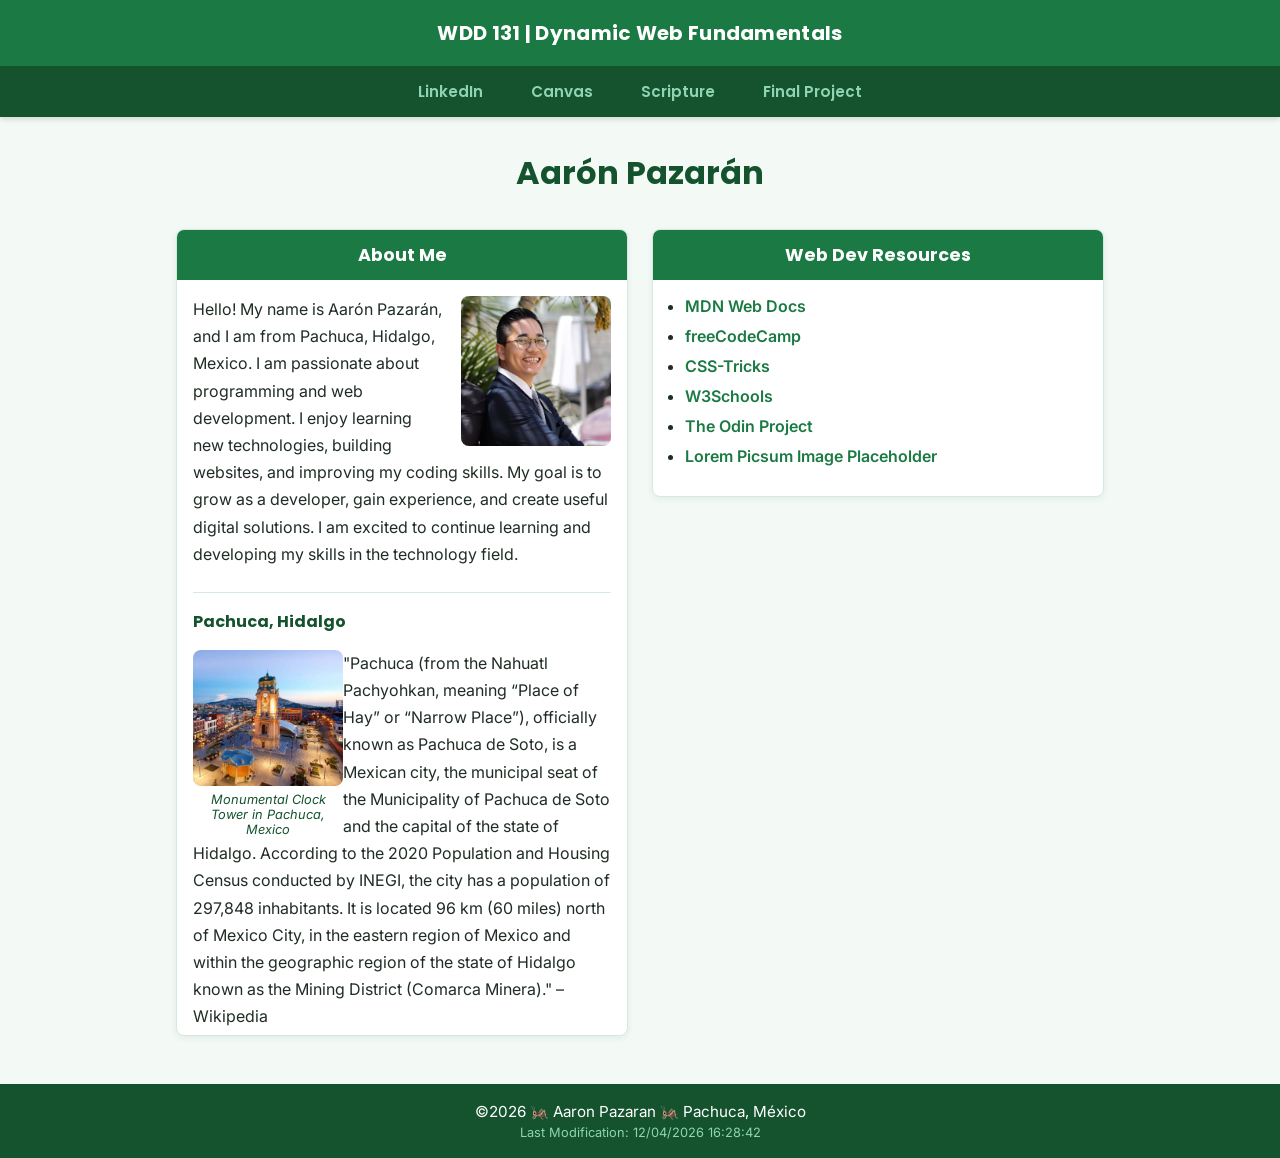
<file: index.html>
<!DOCTYPE html>
<html lang="en-US">

<head>
    <meta charset="UTF-8">
    <meta name="viewport" content="width=device-width, initial-scale=1.0">
    <title>WDD 131 | Dynamic Web Fundamentals | Aaron Pazaran</title>
    <meta name="description" content="Aaron Pazaran's BYU Idaho WDD 131 course home page">
    <meta name="author" content="Aaron Ali Pazaran Hernandez">

    <link rel="preconnect" href="https://fonts.googleapis.com">
    <link rel="preconnect" href="https://fonts.gstatic.com" crossorigin>
    <link href="https://fonts.googleapis.com/css2?family=Poppins:wght@600;700&family=Inter:wght@400;600&display=swap" rel="stylesheet">

    <link rel="stylesheet" href="styles/base.css">
    <script src="scripts/getdates.js" defer></script>
</head>

<body>
    <header>
        <span id="course-title">WDD 131 | Dynamic Web Fundamentals</span>
        <nav>
            <ul>
                <li><a href="linkedin">LinkedIn</a></li>
                <li><a href="https://byupw.instructure.com/">Canvas</a></li>
                <li><a href="https://www.churchofjesuschrist.org/study/scriptures/bofm/1-ne/3?lang=eng&id=p7#p7">Scripture</a></li>
                <li><a href="final_project">Final Project</a></li>
            </ul>
        </nav>
    </header>

    <main>
        <h1>Aar&oacute;n Pazar&aacute;n</h1>

        <section class="card">
            <h2>About Me</h2>
            <div class="card_row">
                <img src="images/profile.jpg" alt="Aar&oacute;n Pazar&aacute;n" class="profile_photo">
                <p>Hello! My name is Aar&oacute;n Pazar&aacute;n, and I am from Pachuca, Hidalgo,
                    Mexico. I am passionate about programming and web development. I enjoy
                    learning new technologies, building websites, and improving my coding skills.
                    My goal is to grow as a developer, gain experience, and create useful digital
                    solutions. I am excited to continue learning and developing my skills in the
                    technology field.</p>
            </div>

            <hr>

            <h3>Pachuca, Hidalgo</h3>
            <div class="card_row card_row_reverse">
                <figure>
                    <img src="images/pachuca_tower.jpg" alt="Monumental Clock Tower in Pachuca, Mexico">
                    <figcaption>Monumental Clock Tower in Pachuca, Mexico</figcaption>
                </figure>
                <p>"Pachuca (from the Nahuatl Pachyohkan, meaning &ldquo;Place of Hay&rdquo; or
                    &ldquo;Narrow Place&rdquo;), officially known as Pachuca de Soto, is a Mexican
                    city, the municipal seat of the Municipality of Pachuca de Soto and the capital
                    of the state of Hidalgo. According to the 2020 Population and Housing Census
                    conducted by INEGI, the city has a population of 297,848 inhabitants. It is
                    located 96 km (60 miles) north of Mexico City, in the eastern region of Mexico
                    and within the geographic region of the state of Hidalgo known as the Mining
                    District (Comarca Minera)." &ndash; Wikipedia</p>
            </div>
        </section>

        <section class="card">
            <h2>Web Dev Resources</h2>
            <ul class="resource_list">
                <li><a href="https://developer.mozilla.org/" target="_blank" rel="noopener noreferrer">MDN Web Docs</a></li>
                <li><a href="https://www.freecodecamp.org/" target="_blank" rel="noopener noreferrer">freeCodeCamp</a></li>
                <li><a href="https://css-tricks.com/" target="_blank" rel="noopener noreferrer">CSS-Tricks</a></li>
                <li><a href="https://www.w3schools.com/" target="_blank" rel="noopener noreferrer">W3Schools</a></li>
                <li><a href="https://www.theodinproject.com/" target="_blank" rel="noopener noreferrer">The Odin Project</a></li>
                <li><a href="https://picsum.photos/" target="_blank" rel="noopener noreferrer">Lorem Picsum Image Placeholder</a></li>
            </ul>
        </section>
    </main>

    <footer>
        <p>©<span id="year"></span> 🦗 Aaron Pazaran 🦗 Pachuca, México</p>
        <p id="lastModified"></p>
    </footer>
</body>

</html>
</file>
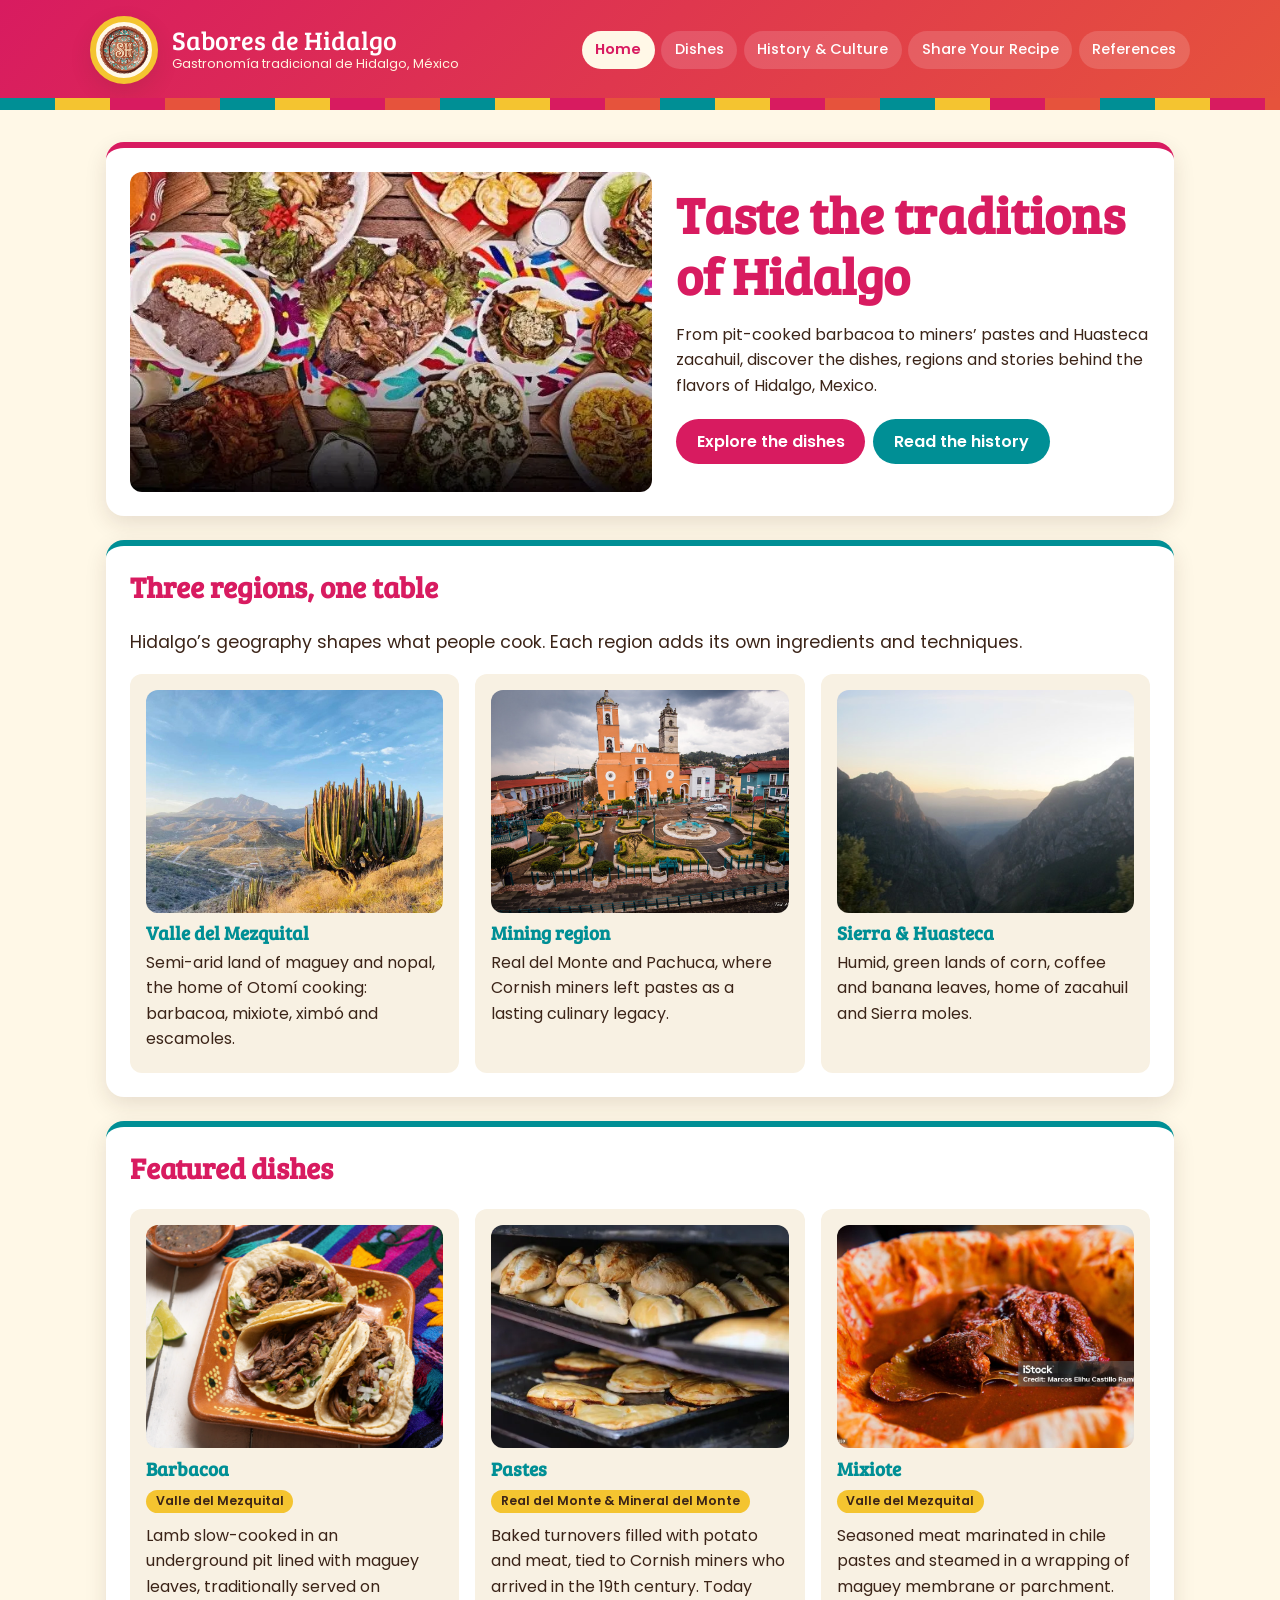
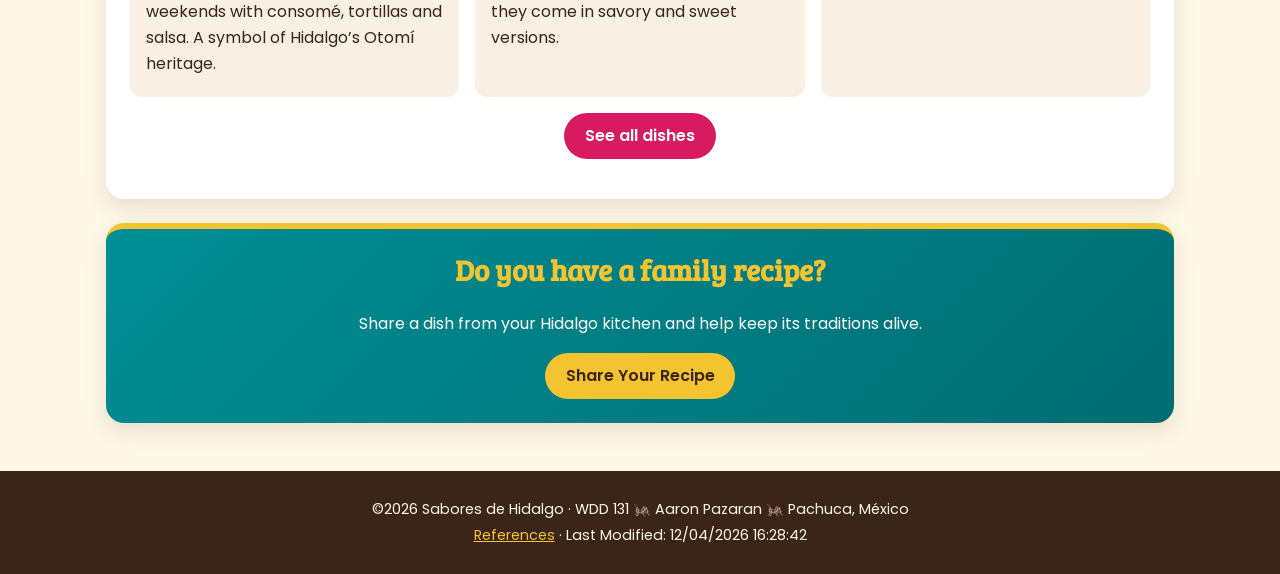
<file: project/sabores-de-hidalgo/index.html>
<!DOCTYPE html>
<html lang="en">
<head>
  <meta charset="UTF-8">
  <meta name="viewport" content="width=device-width, initial-scale=1.0">
  <title>Home | Sabores de Hidalgo</title>
  <meta name="description" content="Explore the traditional food of Hidalgo, Mexico: dishes, regions and culinary history.">
  <meta name="author" content="Aaron Ali Pazaran Hernandez">
  <link rel="preconnect" href="https://fonts.googleapis.com">
  <link rel="preconnect" href="https://fonts.gstatic.com" crossorigin>
  <link href="https://fonts.googleapis.com/css2?family=Bree+Serif&family=Poppins:wght@400;500;600;700&display=swap" rel="stylesheet">
  <link rel="stylesheet" href="styles/main.css">
  <script src="scripts/getdates.js" defer></script>
</head>
<body>
  <header class="site-header">
    <div class="header-inner">
      <a class="brand" href="index.html">
        <img class="logo-img" src="images/logo.png" alt="Sabores de Hidalgo logo">
        <span class="brand-text"><span class="brand-name">Sabores de Hidalgo</span><span class="brand-tag">Gastronomía tradicional de Hidalgo, México</span></span>
      </a>
      <nav aria-label="Main navigation"><ul><li><a href="index.html" class="active" aria-current="page">Home</a></li><li><a href="dishes.html">Dishes</a></li><li><a href="history.html">History &amp; Culture</a></li><li><a href="share-recipe.html">Share Your Recipe</a></li><li><a href="references.html">References</a></li></ul></nav>
    </div>
  </header>
  <main>
    <section class="hero">
      <img class="photo hero-photo" src="images/hero.webp" alt="Colorful table with traditional dishes from Hidalgo" width="1400" height="900">
      <div class="hero-text">
        <h1>Taste the traditions of Hidalgo</h1>
        <p>From pit-cooked barbacoa to miners’ pastes and Huasteca zacahuil, discover the dishes, regions and stories behind the flavors of Hidalgo, Mexico.</p>
        <p><a class="btn" href="dishes.html">Explore the dishes</a> <a class="btn btn-alt" href="history.html">Read the history</a></p>
      </div>
    </section>

    <section>
      <h2>Three regions, one table</h2>
      <p class="lead">Hidalgo’s geography shapes what people cook. Each region adds its own ingredients and techniques.</p>
      <div class="grid-3">
        <article class="card"><img class="photo" src="images/valle-mezquital.webp" alt="Maguey and nopal landscape of the Valle del Mezquital" loading="lazy"><h3>Valle del Mezquital</h3><p>Semi-arid land of maguey and nopal, the home of Otomí cooking: barbacoa, mixiote, ximbó and escamoles.</p></article>
        <article class="card"><img class="photo" src="images/region-minera.webp" alt="Streets and mines of the mining region of Hidalgo" loading="lazy"><h3>Mining region</h3><p>Real del Monte and Pachuca, where Cornish miners left pastes as a lasting culinary legacy.</p></article>
        <article class="card"><img class="photo" src="images/sierra-huasteca.webp" alt="Green landscape of the Sierra and Huasteca regions" loading="lazy"><h3>Sierra &amp; Huasteca</h3><p>Humid, green lands of corn, coffee and banana leaves, home of zacahuil and Sierra moles.</p></article>
      </div>
    </section>

    <section>
      <h2>Featured dishes</h2>
      <div class="grid-3"><article class="card dish"><img class="photo" src="images/barbacoa.webp" alt="Barbacoa served with tortillas and salsa" loading="lazy"><h3>Barbacoa</h3><p class="region-tag">Valle del Mezquital</p><p>Lamb slow-cooked in an underground pit lined with maguey leaves, traditionally served on weekends with consomé, tortillas and salsa. A symbol of Hidalgo’s Otomí heritage.</p></article><article class="card dish"><img class="photo" src="images/pastes.webp" alt="Freshly baked pastes from Real del Monte" loading="lazy"><h3>Pastes</h3><p class="region-tag">Real del Monte &amp; Mineral del Monte</p><p>Baked turnovers filled with potato and meat, tied to Cornish miners who arrived in the 19th century. Today they come in savory and sweet versions.</p></article><article class="card dish"><img class="photo" src="images/mixiote.webp" alt="Mixiote wrapped and steamed with chile marinade" loading="lazy"><h3>Mixiote</h3><p class="region-tag">Valle del Mezquital</p><p>Seasoned meat marinated in chile pastes and steamed in a wrapping of maguey membrane or parchment.</p></article></div>
      <p class="center"><a class="btn" href="dishes.html">See all dishes</a></p>
    </section>

    <section class="cta">
      <h2>Do you have a family recipe?</h2>
      <p>Share a dish from your Hidalgo kitchen and help keep its traditions alive.</p>
      <a class="btn btn-yellow" href="share-recipe.html">Share Your Recipe</a>
    </section>
  </main>
  <footer>
    <p>©<span id="year"></span> Sabores de Hidalgo · WDD 131 🦗 Aaron Pazaran 🦗 Pachuca, México</p>
    <p><a href="references.html">References</a> · <span id="lastModified"></span></p>
  </footer>
</body>
</html>
</file>
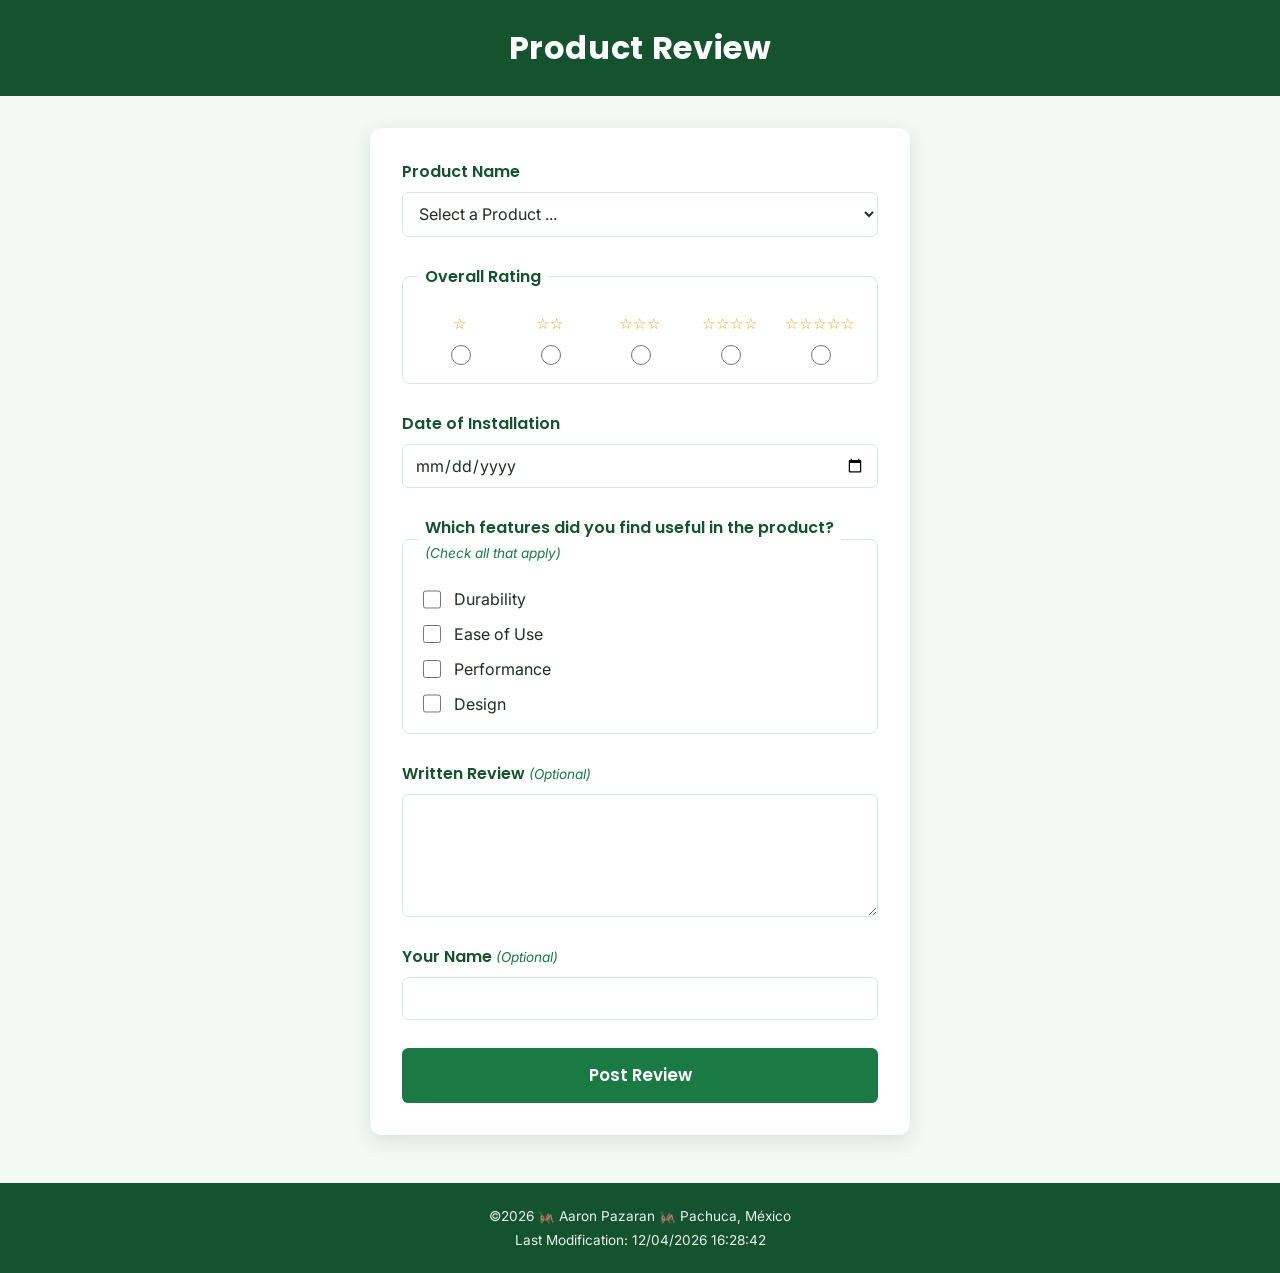
<file: form.html>
<!DOCTYPE html>
<html lang="en-US">

<head>
  <meta charset="UTF-8">
  <meta name="viewport" content="width=device-width, initial-scale=1.0">
  <title>WDD 131 | Dynamic Web Fundamentals | Product Review Form</title>
  <meta name="description" content="Interactive product review form for WDD 131 that collects ratings, installation dates, useful features, and written feedback from users.">  <meta name="author" content="Aaron Ali Pazaran Hernandez">

  <link rel="preconnect" href="https://fonts.googleapis.com">
  <link rel="preconnect" href="https://fonts.gstatic.com" crossorigin>
  <link href="https://fonts.googleapis.com/css2?family=Poppins:wght@600;700&family=Inter:wght@400;600&display=swap" rel="stylesheet">

  <link rel="stylesheet" href="styles/form.css">

  <script src="scripts/products.js" defer></script>
  <script src="scripts/form.js" defer></script>
  <script src="scripts/getdates.js" defer></script>
</head>

<body>
  <header>
    <h1>Product Review</h1>
  </header>

  <main>
    <form action="review.html" method="get" class="card">

      <div class="form-group">
        <label for="productName">Product Name</label>
        <select id="productName" name="productName" required>
          <option value="" disabled selected>Select a Product ...</option>
          <!-- Remaining options are populated dynamically by scripts/form.js -->
        </select>
      </div>

      <fieldset class="form-group">
        <legend>Overall Rating</legend>
        <div class="rating">
          <label class="rating-option" for="rating1">
            <span class="stars" aria-hidden="true">&star;</span>
            <input type="radio" id="rating1" name="rating" value="1" required>
          </label>
          <label class="rating-option" for="rating2">
            <span class="stars" aria-hidden="true">&star;&star;</span>
            <input type="radio" id="rating2" name="rating" value="2" required>
          </label>
          <label class="rating-option" for="rating3">
            <span class="stars" aria-hidden="true">&star;&star;&star;</span>
            <input type="radio" id="rating3" name="rating" value="3" required>
          </label>
          <label class="rating-option" for="rating4">
            <span class="stars" aria-hidden="true">&star;&star;&star;&star;</span>
            <input type="radio" id="rating4" name="rating" value="4" required>
          </label>
          <label class="rating-option" for="rating5">
            <span class="stars" aria-hidden="true">&star;&star;&star;&star;&star;</span>
            <input type="radio" id="rating5" name="rating" value="5" required>
          </label>
        </div>
      </fieldset>

      <div class="form-group">
        <label for="installDate">Date of Installation</label>
        <input type="date" id="installDate" name="installDate" required>
      </div>

      <fieldset class="form-group">
        <legend>
          Which features did you find useful in the product?
          <span class="hint">(Check all that apply)</span>
        </legend>
        <div class="checkbox-group">
          <label for="featureDurability">
            <input type="checkbox" id="featureDurability" name="features" value="Durability">
            Durability
          </label>
          <label for="featureEaseOfUse">
            <input type="checkbox" id="featureEaseOfUse" name="features" value="Ease of Use">
            Ease of Use
          </label>
          <label for="featurePerformance">
            <input type="checkbox" id="featurePerformance" name="features" value="Performance">
            Performance
          </label>
          <label for="featureDesign">
            <input type="checkbox" id="featureDesign" name="features" value="Design">
            Design
          </label>
        </div>
      </fieldset>

      <div class="form-group">
        <label for="review">Written Review <span class="optional">(Optional)</span></label>
        <textarea id="review" name="review" rows="5"></textarea>
      </div>

      <div class="form-group">
        <label for="userName">Your Name <span class="optional">(Optional)</span></label>
        <input type="text" id="userName" name="userName">
      </div>

      <input type="submit" value="Post Review" class="submit-btn">
    </form>
  </main>

  <footer>
    <p>©<span id="year"></span> 🦗 Aaron Pazaran 🦗 Pachuca, México</p>
    <p id="lastModified"></p>
  </footer>
</body>

</html>
</file>
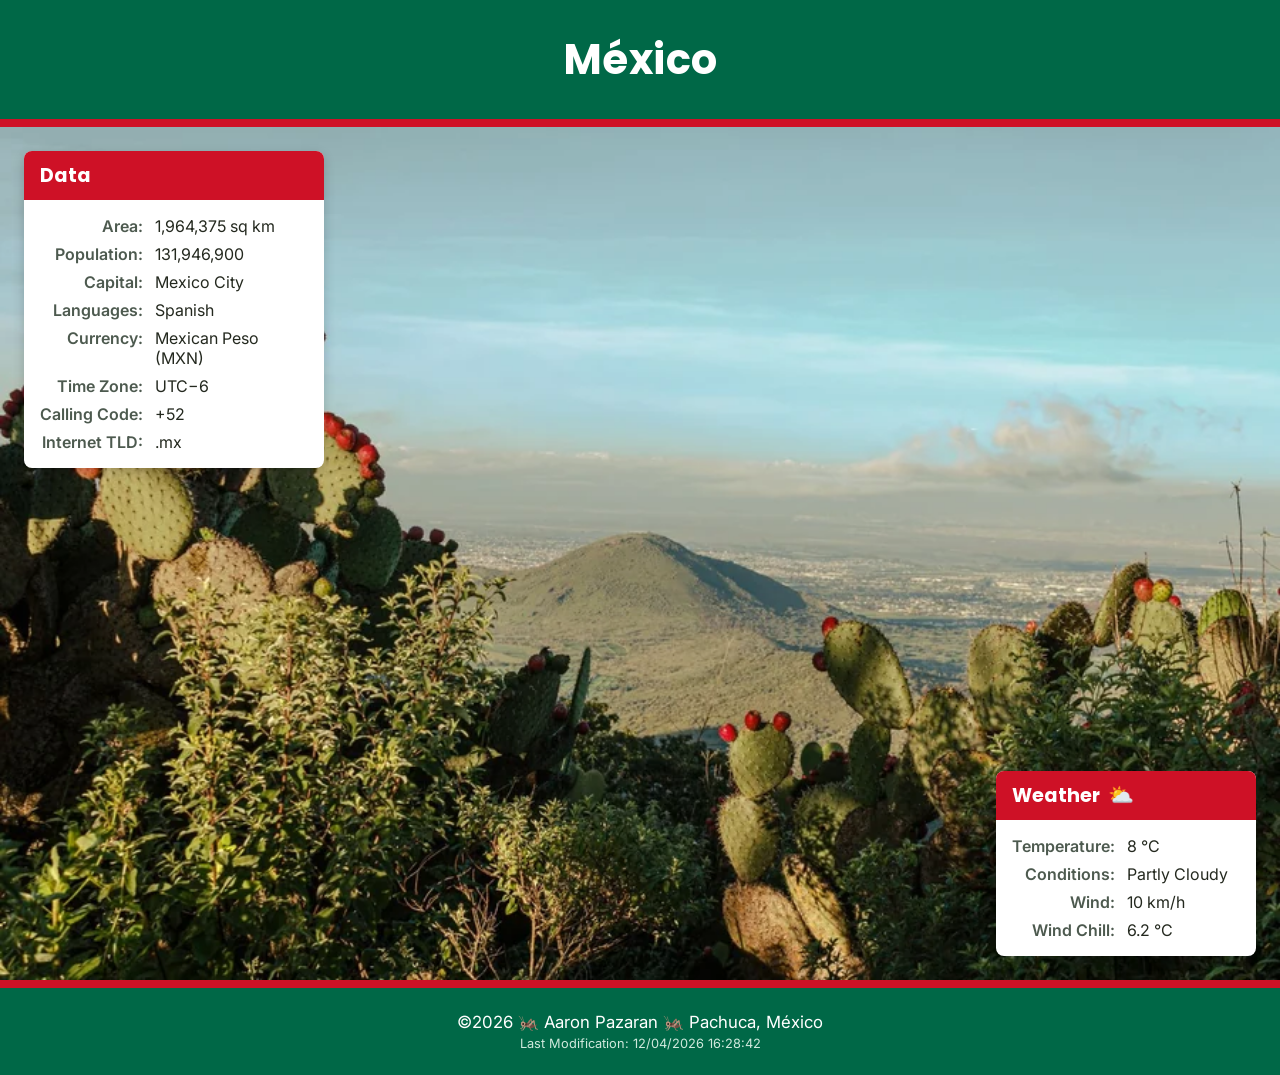
<file: place.html>
<!DOCTYPE html>
<html lang="en">
 
<head>
    <meta charset="UTF-8">
    <meta name="viewport" content="width=device-width, initial-scale=1.0">
    <title>Mexico | Aaron Pazaran</title>
    <meta name="description" content="An informative page about Mexico: key country data and current weather conditions.">
    <meta name="author" content="Aaron Ali Pazaran Hernandez">
 
    <link rel="preconnect" href="https://fonts.googleapis.com">
    <link rel="preconnect" href="https://fonts.gstatic.com" crossorigin>
    <link href="https://fonts.googleapis.com/css2?family=Poppins:wght@600;700&family=Inter:wght@400;600&display=swap" rel="stylesheet">
 
    <link rel="stylesheet" href="styles/place.css">
    <link rel="stylesheet" href="styles/place-large.css">
    <script src="scripts/place.js" defer></script>
</head>
 
<body>
    <header>
        <h1>M&eacute;xico</h1>
    </header>
 
    <main>
        <div class="hero_wrap">
            <picture>
                <source media="(min-width: 700px)" srcset="images/hero-mexico-wide.webp">
                <img src="images/hero-mexico-mobile.webp" alt="Illustrated desert sunset landscape with nopal cacti, representing Mexico" class="hero_image">
            </picture>
 
            <section class="card data_card">
                <h2>Data</h2>
                <dl>
                    <dt>Area:</dt>
                    <dd>1,964,375 sq&nbsp;km</dd>
 
                    <dt>Population:</dt>
                    <dd>131,946,900</dd>
 
                    <dt>Capital:</dt>
                    <dd>Mexico City</dd>
 
                    <dt>Languages:</dt>
                    <dd>Spanish</dd>
 
                    <dt>Currency:</dt>
                    <dd>Mexican Peso (MXN)</dd>
 
                    <dt>Time Zone:</dt>
                    <dd>UTC&minus;6</dd>
 
                    <dt>Calling Code:</dt>
                    <dd>+52</dd>
 
                    <dt>Internet TLD:</dt>
                    <dd>.mx</dd>
                </dl>
            </section>
 
            <section class="card weather_card">
                <h2>Weather <img src="images/weather-partly-cloudy.svg" alt="Partly cloudy" class="weather_icon_svg"></h2>
                <dl>
                    <dt>Temperature:</dt>
                    <dd id="temperature">&ndash;</dd>
 
                    <dt>Conditions:</dt>
                    <dd>Partly Cloudy</dd>
 
                    <dt>Wind:</dt>
                    <dd id="wind">&ndash;</dd>
 
                    <dt>Wind Chill:</dt>
                    <dd id="windChill">&ndash;</dd>
                </dl>
            </section>
        </div>
    </main>

     <footer>
        <p>&copy;<span id="year"></span> 🦗 Aaron Pazaran 🦗 Pachuca, México</p>
        <p id="lastModified"></p>
    </footer>
</body>
</html>
</file>
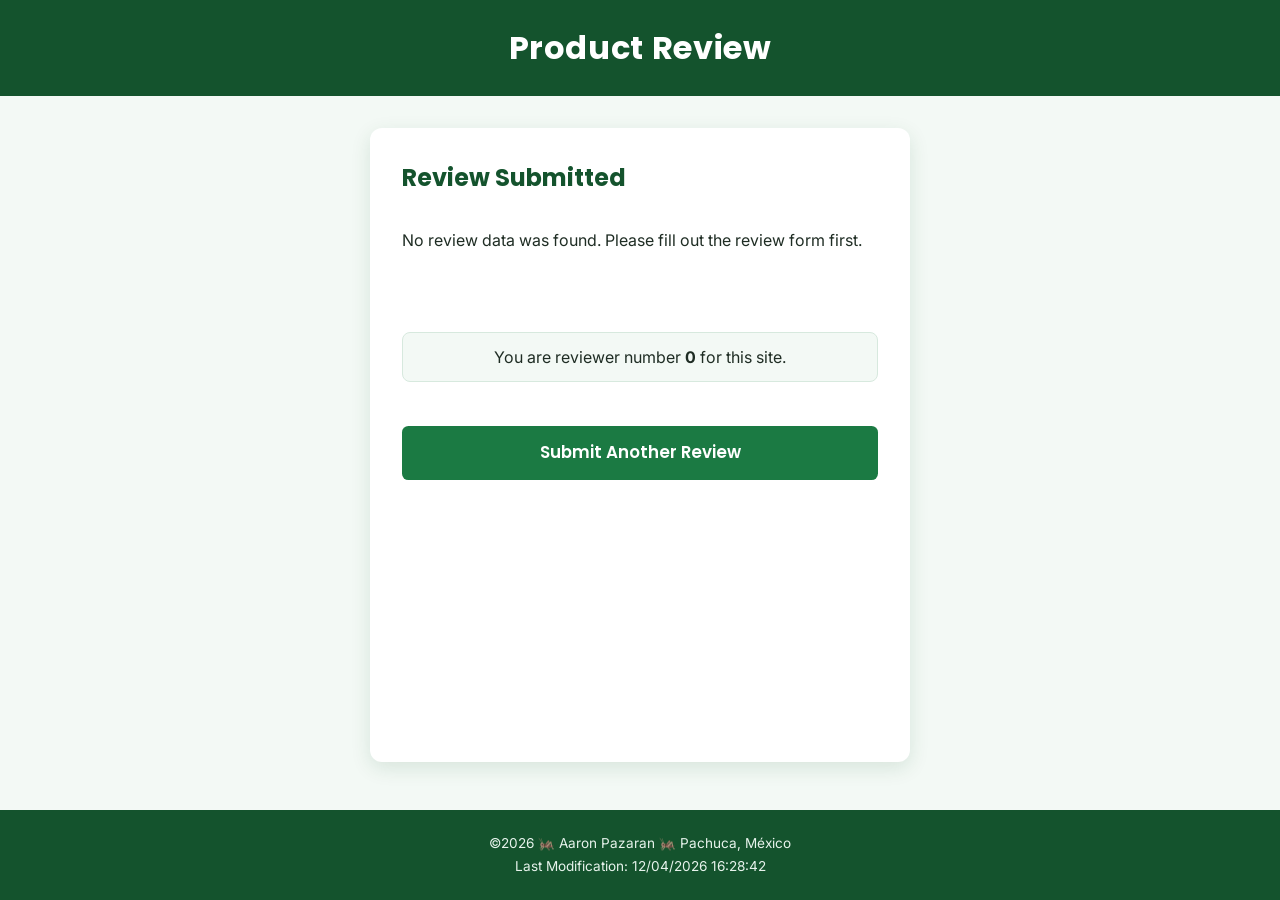
<file: review.html>
<!DOCTYPE html>
<html lang="en-US">

<head>
  <meta charset="UTF-8">
  <meta name="viewport" content="width=device-width, initial-scale=1.0">
  <title>WDD 131 | Dynamic Web Fundamentals | Review Confirmation</title>
  <meta name="description" content="Confirmation page for the product review form">
  <meta name="author" content="Aaron Ali Pazaran Hernandez">

  <link rel="preconnect" href="https://fonts.googleapis.com">
  <link rel="preconnect" href="https://fonts.gstatic.com" crossorigin>
  <link href="https://fonts.googleapis.com/css2?family=Poppins:wght@600;700&family=Inter:wght@400;600&display=swap" rel="stylesheet">

  <link rel="stylesheet" href="styles/form.css">

  <script src="scripts/products.js" defer></script>
  <script src="scripts/review.js" defer></script>
  <script src="scripts/getdates.js" defer></script>
</head>

<body>
  <header>
    <h1>Product Review</h1>
  </header>

  <main>
    <section class="card confirmation">
      <h2>Review Submitted</h2>
      <p class="confirmation-intro" id="confirmationIntro">Loading your submission...</p>

      <dl class="confirmation-list" id="confirmationList"></dl>

      <p class="review-counter">
        You are reviewer number <strong id="reviewCount">0</strong> for this site.
      </p>

      <a class="submit-btn" href="form.html">Submit Another Review</a>
    </section>
  </main>

  <footer>
    <p>©<span id="year"></span> 🦗 Aaron Pazaran 🦗 Pachuca, México</p>
    <p id="lastModified"></p>
  </footer>
</body>

</html>
</file>
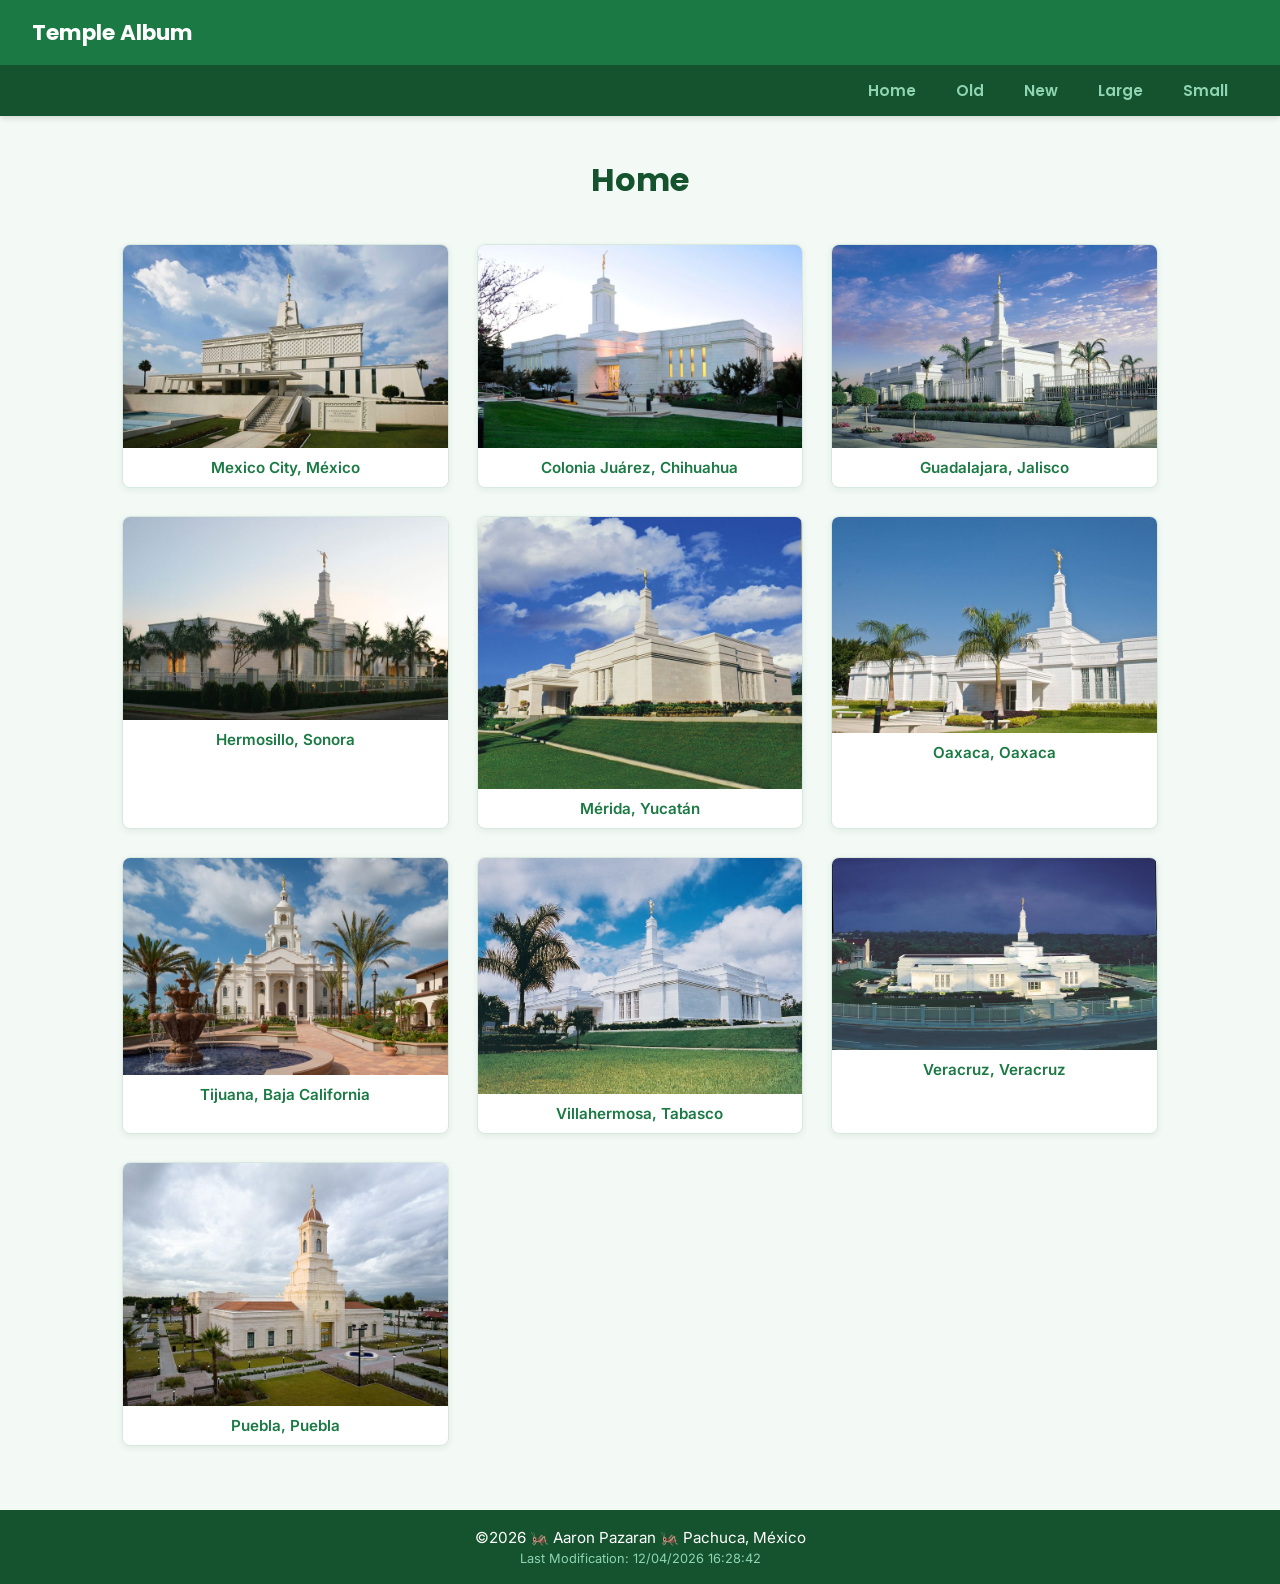
<file: temples.html>
<!DOCTYPE html>
<html lang="es-MX">

<head>
    <meta charset="UTF-8">
    <meta name="viewport" content="width=device-width, initial-scale=1.0">
    <title>Temple Album | Aaron Pazaran</title>
    <meta name="description" content="A photo album of Latter-day Saint temples in Mexico.">
    <meta name="author" content="Aaron Ali Pazaran Hernandez">

    <link rel="preconnect" href="https://fonts.googleapis.com">
    <link rel="preconnect" href="https://fonts.gstatic.com" crossorigin>
    <link href="https://fonts.googleapis.com/css2?family=Poppins:wght@600;700&family=Inter:wght@400;600&display=swap" rel="stylesheet">

    <link rel="stylesheet" href="styles/temples.css">
    <link rel="stylesheet" href="styles/temples-large.css">
    <script src="scripts/temples.js" defer></script>
</head>

<body>
    <header>
        <div class="header_bar">
            <p class="site_title">Temple Album</p>
            <button id="menu_toggle" class="menu_toggle" aria-label="Toggle navigation menu" aria-expanded="false">
                <span aria-hidden="true">&#9776;</span>
            </button>
        </div>
        <nav id="primary_nav">
            <ul>
                <li><a href="#">Home</a></li>
                <li><a href="#">Old</a></li>
                <li><a href="#">New</a></li>
                <li><a href="#">Large</a></li>
                <li><a href="#">Small</a></li>
            </ul>
        </nav>
    </header>

    <main>
        <h1>Home</h1>

        <figure>
            <img src="images/mexico_city_temple_lds.jpeg" alt="Mexico City Mexico Temple" loading="lazy">
            <figcaption>Mexico City, M&eacute;xico</figcaption>
        </figure>

        <figure>
            <img src="images/juarez_temple_lds.jpeg" alt="Colonia Ju&aacute;rez Chihuahua Mexico Temple" loading="lazy">
            <figcaption>Colonia Ju&aacute;rez, Chihuahua</figcaption>
        </figure>

        <figure>
            <img src="images/guadalajara_temple_lds.jpeg" alt="Guadalajara Mexico Temple" loading="lazy">
            <figcaption>Guadalajara, Jalisco</figcaption>
        </figure>

        <figure>
            <img src="images/sonora_temple_lds.jpeg" alt="Hermosillo Sonora Mexico Temple" loading="lazy">
            <figcaption>Hermosillo, Sonora</figcaption>
        </figure>

        <figure>
            <img src="images/merida_mexico_temple_lds.jpeg" alt="Merida Mexico Temple" loading="lazy">
            <figcaption>M&eacute;rida, Yucat&aacute;n</figcaption>
        </figure>

        <figure>
            <img src="images/oaxaca_mexico_temple.jpeg" alt="Oaxaca Mexico Temple" loading="lazy">
            <figcaption>Oaxaca, Oaxaca</figcaption>
        </figure>

        <figure>
            <img src="images/tijuana_temple.jpeg" alt="Tijuana Mexico Temple" loading="lazy">
            <figcaption>Tijuana, Baja California</figcaption>
        </figure>

        <figure>
            <img src="images/villahermosa_temple.webp" alt="Villahermosa Mexico Temple" loading="lazy">
            <figcaption>Villahermosa, Tabasco</figcaption>
        </figure>

        <figure>
            <img src="images/veracruz_temple.jpeg" alt="Veracruz Mexico Temple" loading="lazy">
            <figcaption>Veracruz, Veracruz</figcaption>
        </figure>

        <figure>
            <img src="images/puebla_temple.jpeg" alt="Puebla Mexico Temple" loading="lazy">
            <figcaption>Puebla, Puebla</figcaption>
        </figure>
    </main>

    <footer>
        <p>&copy;<span id="year"></span> 🦗 Aaron Pazaran 🦗 Pachuca, México</p>
        <p id="lastModified"></p>
    </footer>
</body>

</html>
</file>
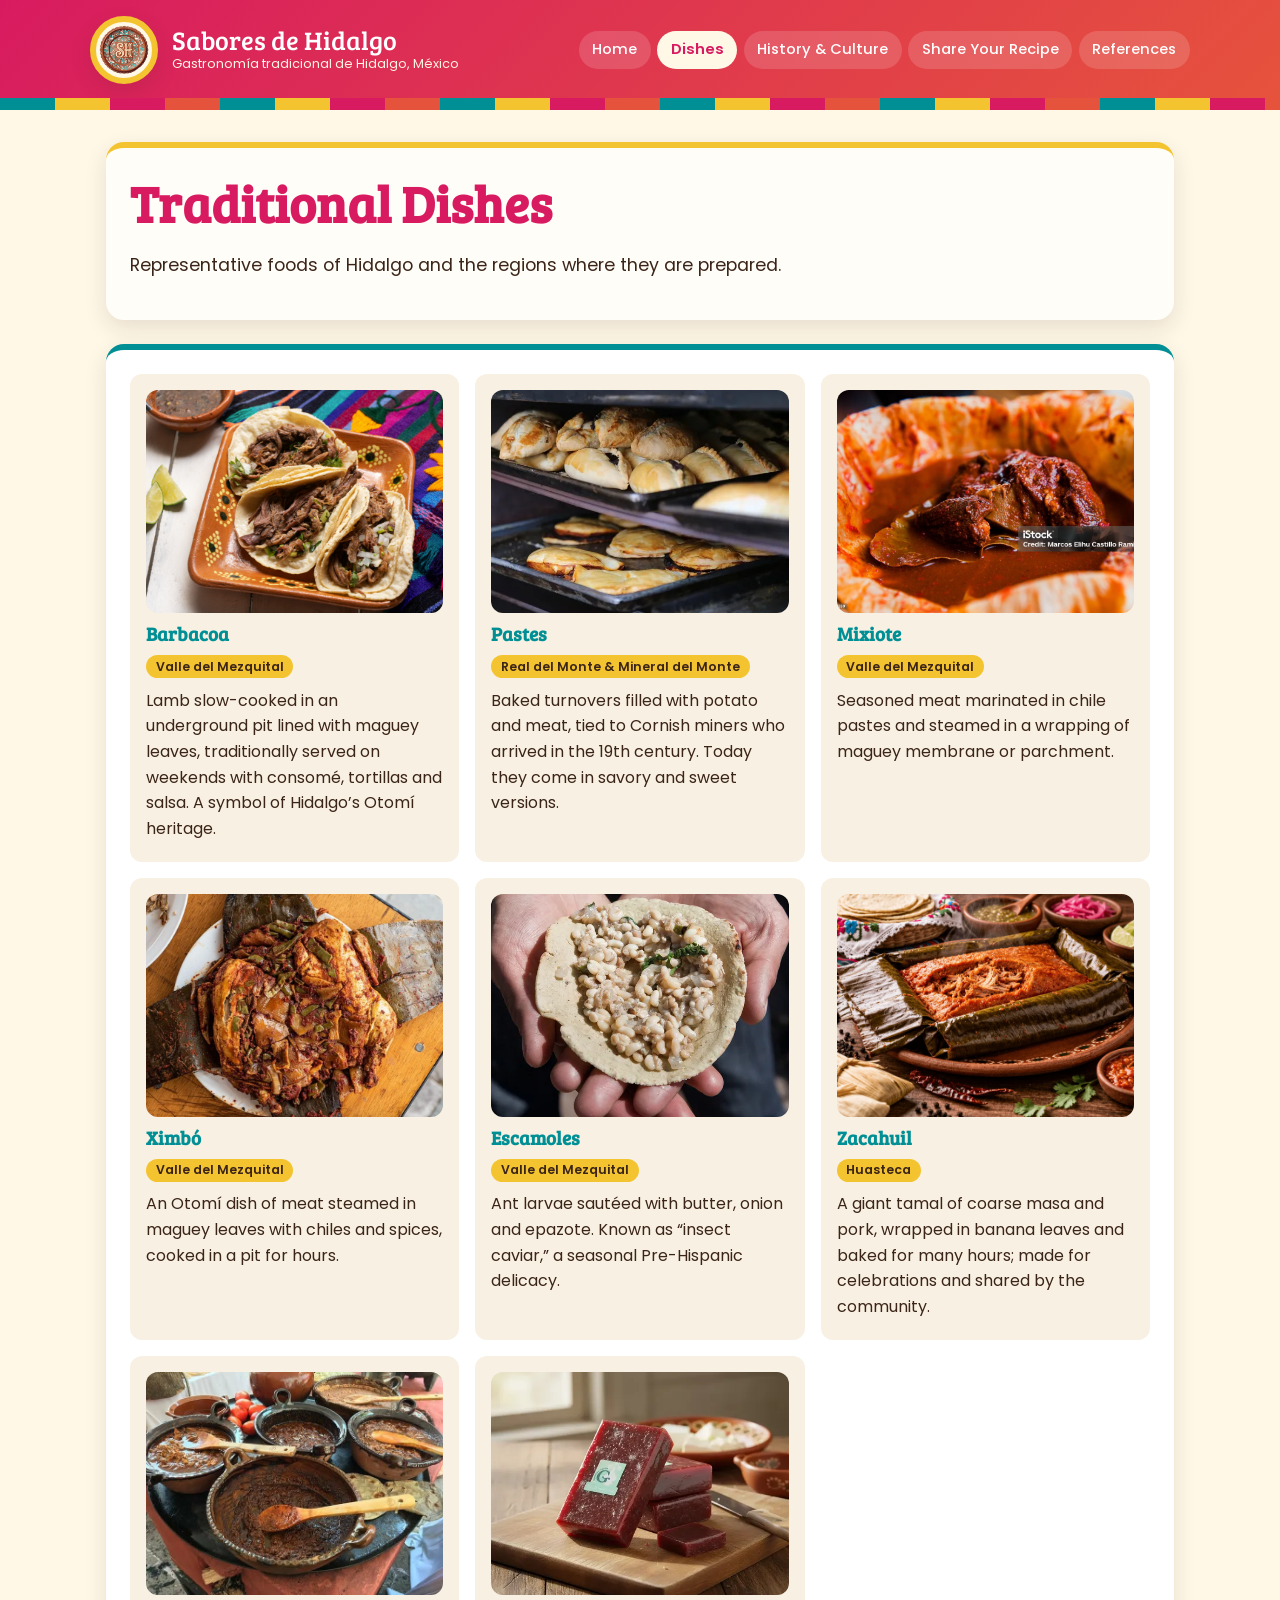
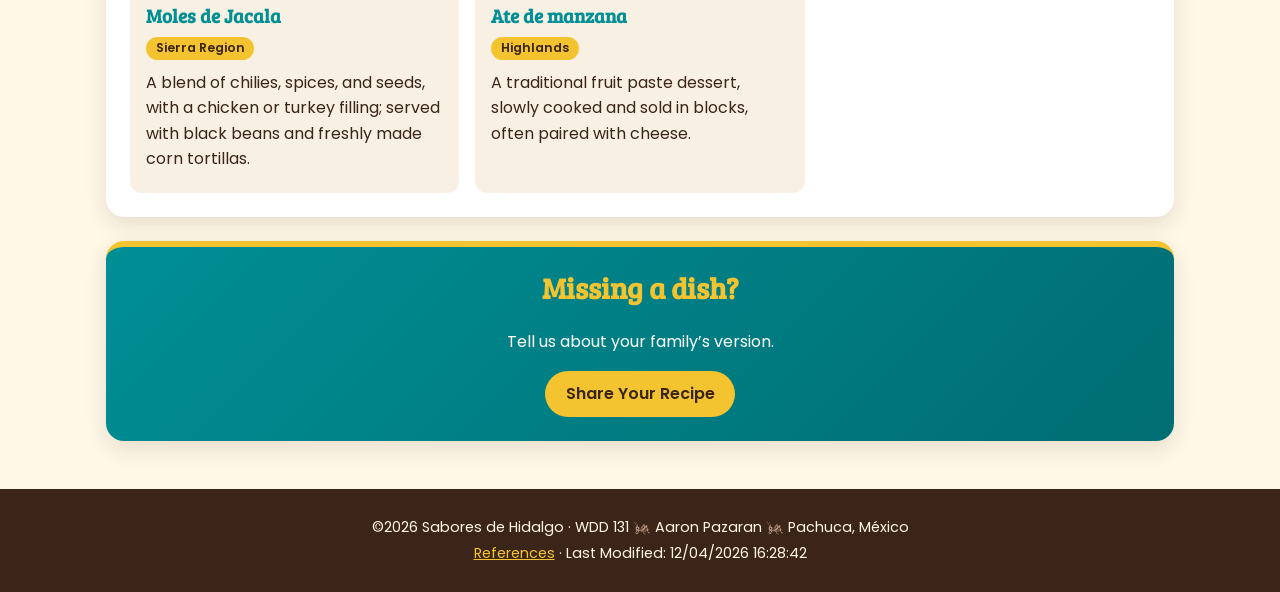
<file: project/sabores-de-hidalgo/dishes.html>
<!DOCTYPE html>
<html lang="en">
<head>
  <meta charset="UTF-8">
  <meta name="viewport" content="width=device-width, initial-scale=1.0">
  <title>Dishes | Sabores de Hidalgo</title>
  <meta name="description" content="Traditional dishes of Hidalgo: barbacoa, pastes, mixiote, ximbó, escamoles, zacahuil, moles de Jacala and ate.">
  <meta name="author" content="Aaron Ali Pazaran Hernandez">
  <link rel="preconnect" href="https://fonts.googleapis.com">
  <link rel="preconnect" href="https://fonts.gstatic.com" crossorigin>
  <link href="https://fonts.googleapis.com/css2?family=Bree+Serif&family=Poppins:wght@400;500;600;700&display=swap" rel="stylesheet">
  <link rel="stylesheet" href="styles/main.css">
  <script src="scripts/getdates.js" defer></script>
</head>
<body>
  <header class="site-header">
    <div class="header-inner">
      <a class="brand" href="index.html">
        <img class="logo-img" src="images/logo.png" alt="Sabores de Hidalgo logo">
        <span class="brand-text"><span class="brand-name">Sabores de Hidalgo</span><span class="brand-tag">Gastronomía tradicional de Hidalgo, México</span></span>
      </a>
      <nav aria-label="Main navigation"><ul><li><a href="index.html">Home</a></li><li><a href="dishes.html" class="active" aria-current="page">Dishes</a></li><li><a href="history.html">History &amp; Culture</a></li><li><a href="share-recipe.html">Share Your Recipe</a></li><li><a href="references.html">References</a></li></ul></nav>
    </div>
  </header>
  <main>
    <section class="page-title"><h1>Traditional Dishes</h1><p class="lead">Representative foods of Hidalgo and the regions where they are prepared.</p></section>
    <section><h2 class="sr-only">All dishes</h2><div class="grid-3"><article class="card dish"><img class="photo" src="images/barbacoa.webp" alt="Barbacoa served with tortillas and salsa" loading="lazy"><h2>Barbacoa</h2><p class="region-tag">Valle del Mezquital</p><p>Lamb slow-cooked in an underground pit lined with maguey leaves, traditionally served on weekends with consomé, tortillas and salsa. A symbol of Hidalgo’s Otomí heritage.</p></article><article class="card dish"><img class="photo" src="images/pastes.webp" alt="Freshly baked pastes from Real del Monte" loading="lazy"><h2>Pastes</h2><p class="region-tag">Real del Monte &amp; Mineral del Monte</p><p>Baked turnovers filled with potato and meat, tied to Cornish miners who arrived in the 19th century. Today they come in savory and sweet versions.</p></article><article class="card dish"><img class="photo" src="images/mixiote.webp" alt="Mixiote wrapped and steamed with chile marinade" loading="lazy"><h2>Mixiote</h2><p class="region-tag">Valle del Mezquital</p><p>Seasoned meat marinated in chile pastes and steamed in a wrapping of maguey membrane or parchment.</p></article><article class="card dish"><img class="photo" src="images/ximbo.webp" alt="Ximbó, meat steamed in maguey leaves" loading="lazy"><h2>Ximbó</h2><p class="region-tag">Valle del Mezquital</p><p>An Otomí dish of meat steamed in maguey leaves with chiles and spices, cooked in a pit for hours.</p></article><article class="card dish"><img class="photo" src="images/escamoles.webp" alt="Sautéed escamoles (ant larvae)" loading="lazy"><h2>Escamoles</h2><p class="region-tag">Valle del Mezquital</p><p>Ant larvae sautéed with butter, onion and epazote. Known as “insect caviar,” a seasonal Pre-Hispanic delicacy.</p></article><article class="card dish"><img class="photo" src="images/zacahuil.webp" alt="Zacahuil, a giant tamal from the Huasteca" loading="lazy"><h2>Zacahuil</h2><p class="region-tag">Huasteca</p><p>A giant tamal of coarse masa and pork, wrapped in banana leaves and baked for many hours; made for celebrations and shared by the community.</p></article><article class="card dish"><img class="photo" src="images/moles-de-jacala.webp" alt="Moles de Jacala served with black beans and corn tortillas" loading="lazy"><h2>Moles de Jacala</h2><p class="region-tag">Sierra Region</p><p>A blend of chilies, spices, and seeds, with a chicken or turkey filling; served with black beans and freshly made corn tortillas.</p></article><article class="card dish"><img class="photo" src="images/ate-de-manzana.webp" alt="Ate de manzana, traditional fruit paste" loading="lazy"><h2>Ate de manzana</h2><p class="region-tag">Highlands</p><p>A traditional fruit paste dessert, slowly cooked and sold in blocks, often paired with cheese.</p></article></div></section>
    <section class="cta"><h2>Missing a dish?</h2><p>Tell us about your family’s version.</p><a class="btn btn-yellow" href="share-recipe.html">Share Your Recipe</a></section>
  </main>
  <footer>
    <p>©<span id="year"></span> Sabores de Hidalgo · WDD 131 🦗 Aaron Pazaran 🦗 Pachuca, México</p>
    <p><a href="references.html">References</a> · <span id="lastModified"></span></p>
  </footer>
</body>
</html>
</file>
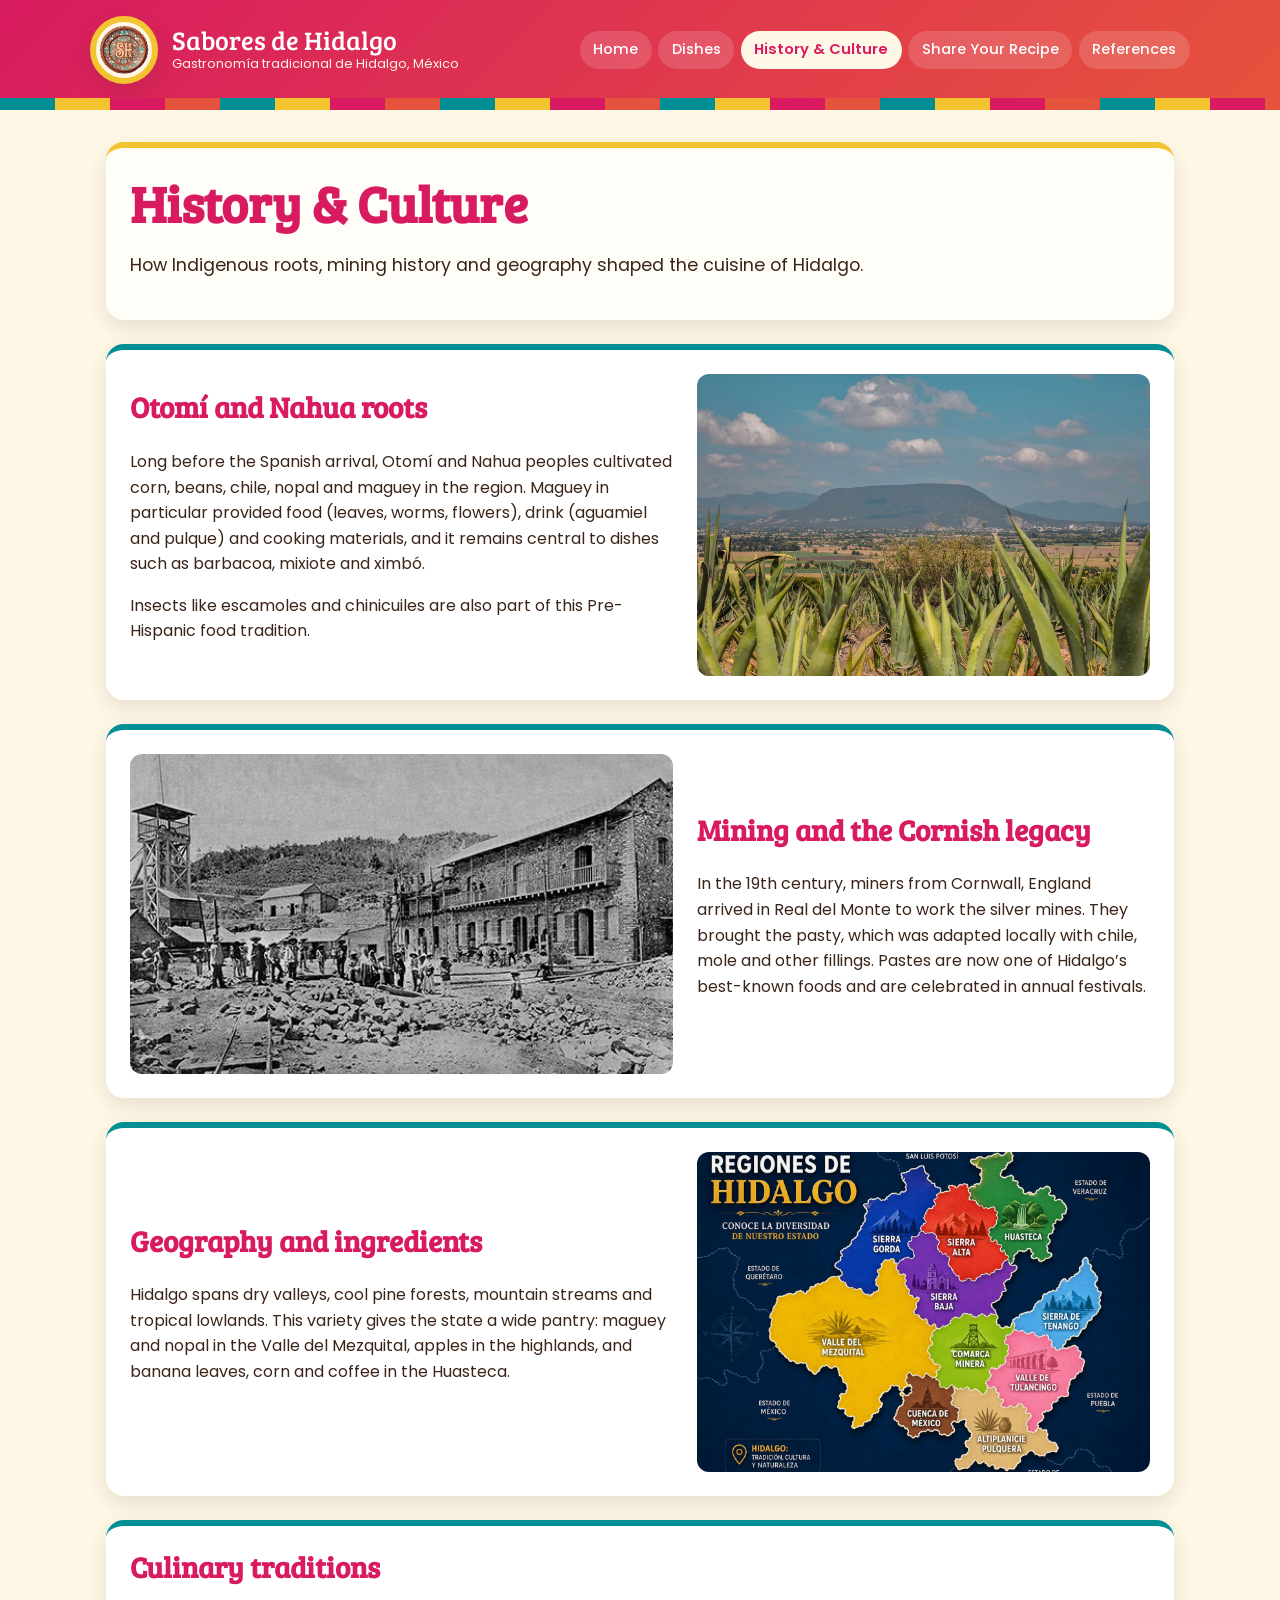
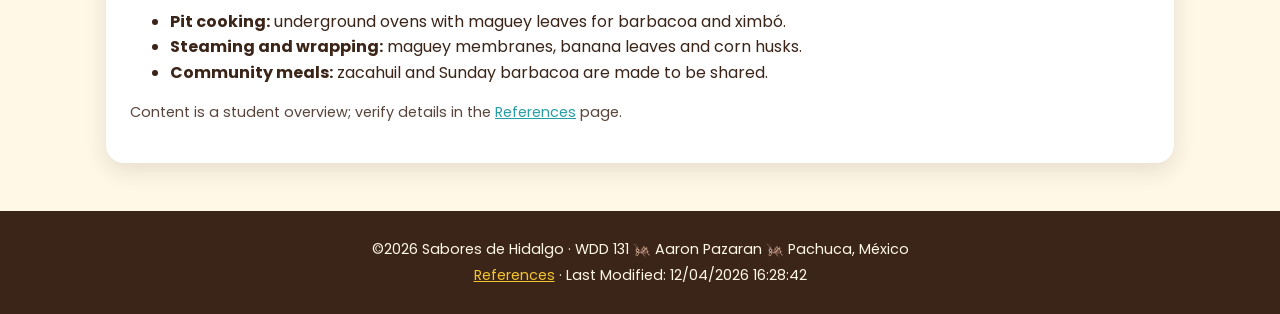
<file: project/sabores-de-hidalgo/history.html>
<!DOCTYPE html>
<html lang="en">
<head>
  <meta charset="UTF-8">
  <meta name="viewport" content="width=device-width, initial-scale=1.0">
  <title>History & Culture | Sabores de Hidalgo</title>
  <meta name="description" content="Indigenous roots, mining history and geography behind Hidalgo’s cuisine.">
  <meta name="author" content="Aaron Ali Pazaran Hernandez">
  <link rel="preconnect" href="https://fonts.googleapis.com">
  <link rel="preconnect" href="https://fonts.gstatic.com" crossorigin>
  <link href="https://fonts.googleapis.com/css2?family=Bree+Serif&family=Poppins:wght@400;500;600;700&display=swap" rel="stylesheet">
  <link rel="stylesheet" href="styles/main.css">
  <script src="scripts/getdates.js" defer></script>
</head>
<body>
  <header class="site-header">
    <div class="header-inner">
      <a class="brand" href="index.html">
        <img class="logo-img" src="images/logo.png" alt="Sabores de Hidalgo logo">
        <span class="brand-text"><span class="brand-name">Sabores de Hidalgo</span><span class="brand-tag">Gastronomía tradicional de Hidalgo, México</span></span>
      </a>
      <nav aria-label="Main navigation"><ul><li><a href="index.html">Home</a></li><li><a href="dishes.html">Dishes</a></li><li><a href="history.html" class="active" aria-current="page">History &amp; Culture</a></li><li><a href="share-recipe.html">Share Your Recipe</a></li><li><a href="references.html">References</a></li></ul></nav>
    </div>
  </header>
  <main>
    <section class="page-title"><h1>History &amp; Culture</h1><p class="lead">How Indigenous roots, mining history and geography shaped the cuisine of Hidalgo.</p></section>
    <section class="split">
      <div><h2>Otomí and Nahua roots</h2>
      <p>Long before the Spanish arrival, Otomí and Nahua peoples cultivated corn, beans, chile, nopal and maguey in the region. Maguey in particular provided food (leaves, worms, flowers), drink (aguamiel and pulque) and cooking materials, and it remains central to dishes such as barbacoa, mixiote and ximbó.</p>
      <p>Insects like escamoles and chinicuiles are also part of this Pre-Hispanic food tradition.</p></div>
      <img class="photo" src="images/historia-maguey.webp" alt="Maguey field in the Valle del Mezquital" loading="lazy">
    </section>
    <section class="split reverse">
      <div><h2>Mining and the Cornish legacy</h2>
      <p>In the 19th century, miners from Cornwall, England arrived in Real del Monte to work the silver mines. They brought the pasty, which was adapted locally with chile, mole and other fillings. Pastes are now one of Hidalgo’s best-known foods and are celebrated in annual festivals.</p></div>
      <img class="photo" src="images/historia-real-del-monte.webp" alt="Real del Monte, birthplace of pastes in Hidalgo" loading="lazy">
    </section>
    <section class="split">
      <div><h2>Geography and ingredients</h2>
      <p>Hidalgo spans dry valleys, cool pine forests, mountain streams and tropical lowlands. This variety gives the state a wide pantry: maguey and nopal in the Valle del Mezquital, apples in the highlands, and banana leaves, corn and coffee in the Huasteca.</p></div>
      <img class="photo" src="images/mapa-hidalgo.webp" alt="Map of the regions of Hidalgo" loading="lazy">
    </section>
    <section>
      <h2>Culinary traditions</h2>
      <ul>
        <li><strong>Pit cooking:</strong> underground ovens with maguey leaves for barbacoa and ximbó.</li>
        <li><strong>Steaming and wrapping:</strong> maguey membranes, banana leaves and corn husks.</li>
        <li><strong>Community meals:</strong> zacahuil and Sunday barbacoa are made to be shared.</li>
      </ul>
      <p class="note">Content is a student overview; verify details in the <a href="references.html">References</a> page.</p>
    </section>
  </main>
  <footer>
    <p>©<span id="year"></span> Sabores de Hidalgo · WDD 131 🦗 Aaron Pazaran 🦗 Pachuca, México</p>
    <p><a href="references.html">References</a> · <span id="lastModified"></span></p>
  </footer>
</body>
</html>
</file>
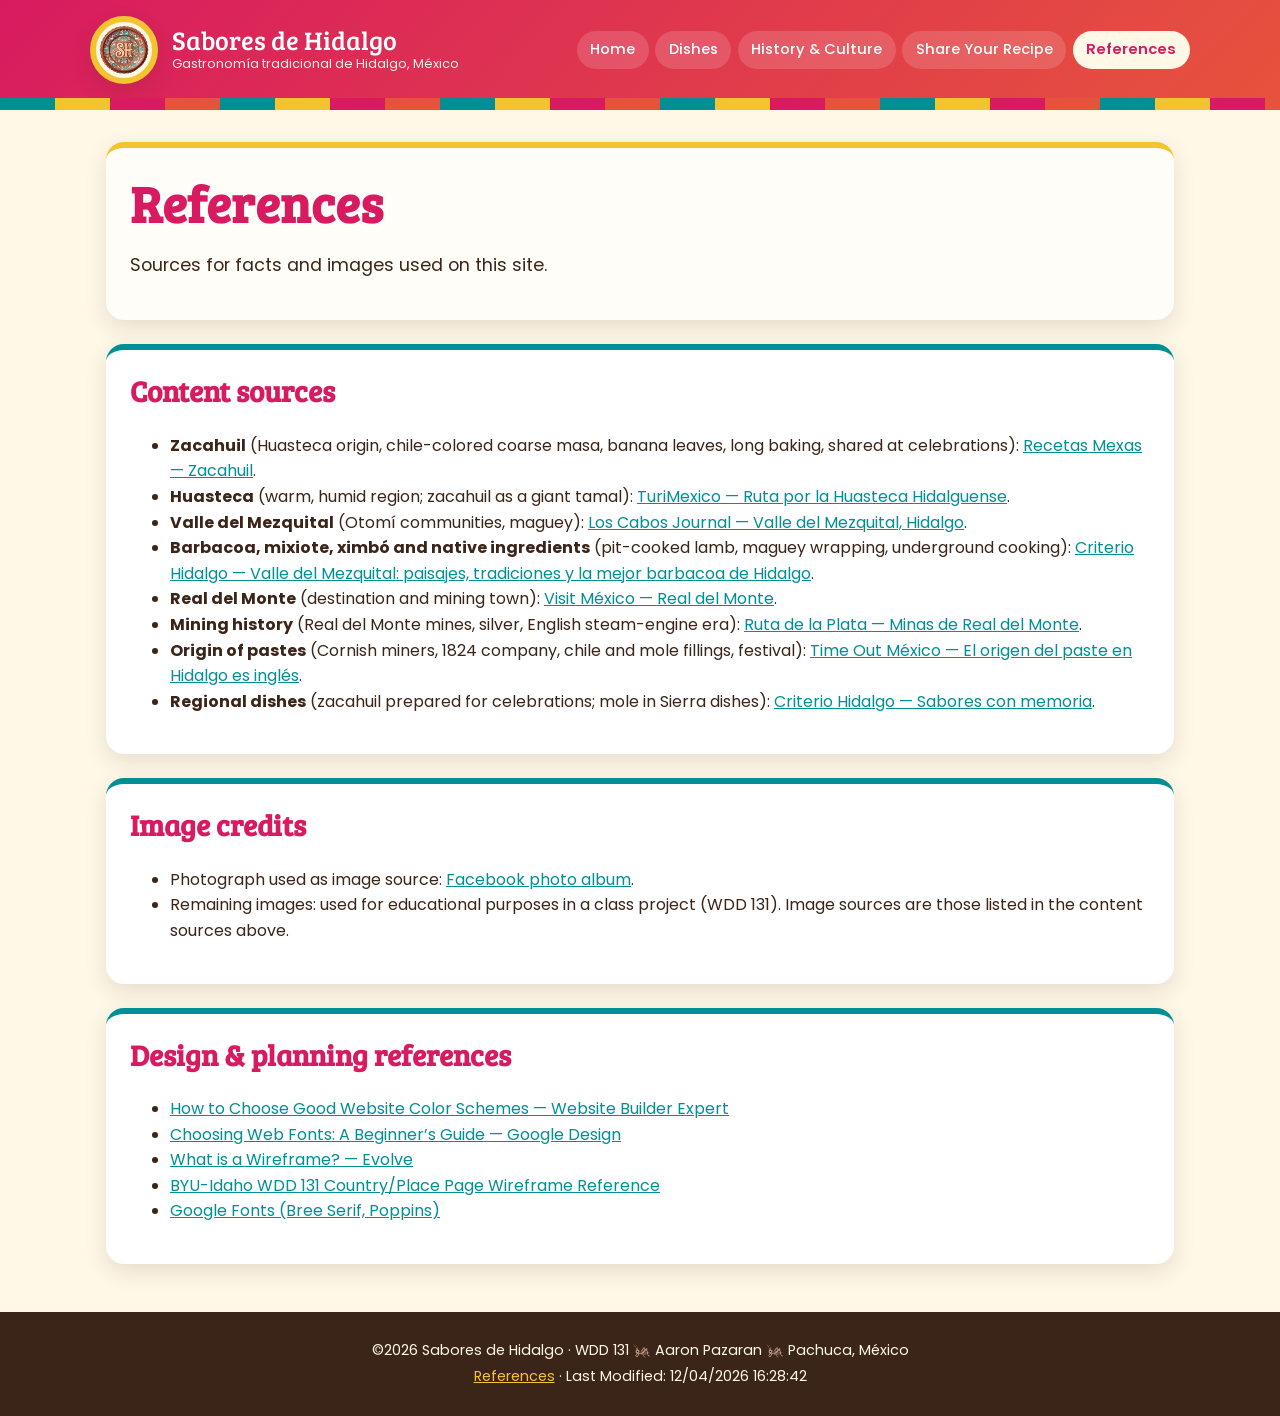
<file: project/sabores-de-hidalgo/references.html>
<!DOCTYPE html>
<html lang="en">
<head>
  <meta charset="UTF-8">
  <meta name="viewport" content="width=device-width, initial-scale=1.0">
  <title>References | Sabores de Hidalgo</title>
  <meta name="description" content="Sources and credits for Sabores de Hidalgo.">
  <meta name="author" content="Aaron Ali Pazaran Hernandez">
  <link rel="preconnect" href="https://fonts.googleapis.com">
  <link rel="preconnect" href="https://fonts.gstatic.com" crossorigin>
  <link href="https://fonts.googleapis.com/css2?family=Bree+Serif&family=Poppins:wght@400;500;600;700&display=swap" rel="stylesheet">
  <link rel="stylesheet" href="styles/main.css">
  <script src="scripts/getdates.js" defer></script>
</head>
<body>
  <header class="site-header">
    <div class="header-inner">
      <a class="brand" href="index.html">
        <img class="logo-img" src="images/logo.png" alt="Sabores de Hidalgo logo">
        <span class="brand-text"><span class="brand-name">Sabores de Hidalgo</span><span class="brand-tag">Gastronomía tradicional de Hidalgo, México</span></span>
      </a>
      <nav aria-label="Main navigation"><ul><li><a href="index.html">Home</a></li><li><a href="dishes.html">Dishes</a></li><li><a href="history.html">History &amp; Culture</a></li><li><a href="share-recipe.html">Share Your Recipe</a></li><li><a href="references.html" class="active" aria-current="page">References</a></li></ul></nav>
    </div>
  </header>
  <main>
    <section class="page-title"><h1>References</h1><p class="lead">Sources for facts and images used on this site.</p></section>
    <section>
      <h2>Content sources</h2>
      <ul>
        <li><strong>Zacahuil</strong> (Huasteca origin, chile-colored coarse masa, banana leaves, long baking, shared at celebrations): <a href="https://recetasmexas.com/es-mx/receta/zacahuil" target="_blank" rel="noopener">Recetas Mexas — Zacahuil</a>.</li>
        <li><strong>Huasteca</strong> (warm, humid region; zacahuil as a giant tamal): <a href="https://www.turimexico.com/estados-de-la-republica-mexicana/hidalgo-mexico/rutas-turisticas-por-hidalgo/ruta-por-la-huasteca-hidalgo/" target="_blank" rel="noopener">TuriMexico — Ruta por la Huasteca Hidalguense</a>.</li>
        <li><strong>Valle del Mezquital</strong> (Otomí communities, maguey): <a href="https://loscabosjournal.com.mx/valle-del-mezquital-hidalgo/" target="_blank" rel="noopener">Los Cabos Journal — Valle del Mezquital, Hidalgo</a>.</li>
        <li><strong>Barbacoa, mixiote, ximbó and native ingredients</strong> (pit-cooked lamb, maguey wrapping, underground cooking): <a href="https://criteriohidalgo.com/fin-de-semana/valle-del-mezquital-paisajes-tradiciones-y-la-mejor-barbacoa-de-hidalgo" target="_blank" rel="noopener">Criterio Hidalgo — Valle del Mezquital: paisajes, tradiciones y la mejor barbacoa de Hidalgo</a>.</li>
        <li><strong>Real del Monte</strong> (destination and mining town): <a href="https://visitmexico.com/es/destino/2057/esreal-del-monte-enreal-del-monte" target="_blank" rel="noopener">Visit México — Real del Monte</a>.</li>
        <li><strong>Mining history</strong> (Real del Monte mines, silver, English steam-engine era): <a href="https://www.rutadelaplata.org/minas-de-real-del-monte.html" target="_blank" rel="noopener">Ruta de la Plata — Minas de Real del Monte</a>.</li>
        <li><strong>Origin of pastes</strong> (Cornish miners, 1824 company, chile and mole fillings, festival): <a href="https://www.timeoutmexico.mx/ciudad-de-mexico/viajes/paste-origen-ingles-hidalgo-historia" target="_blank" rel="noopener">Time Out México — El origen del paste en Hidalgo es inglés</a>.</li>
        <li><strong>Regional dishes</strong> (zacahuil prepared for celebrations; mole in Sierra dishes): <a href="https://criteriohidalgo.com/fin-de-semana/sabores-con-memoria-la-riqueza-culinaria-de-hidalgo-en-manos-de-cocineras-tradicionales" target="_blank" rel="noopener">Criterio Hidalgo — Sabores con memoria</a>.</li>
      </ul>
    </section>
    <section>
      <h2>Image credits</h2>
      <ul>
        <li>Photograph used as image source: <a href="https://www.facebook.com/photo/?fbid=1477581017741697&amp;set=a.554613900038418" target="_blank" rel="noopener">Facebook photo album</a>.</li>
        <li>Remaining images: used for educational purposes in a class project (WDD 131). Image sources are those listed in the content sources above.</li>
      </ul>
    </section>
    <section>
      <h2>Design &amp; planning references</h2>
      <ul>
        <li><a href="https://www.websitebuilderexpert.com/designing-websites/how-to-choose-color-for-your-website/" target="_blank" rel="noopener">How to Choose Good Website Color Schemes — Website Builder Expert</a></li>
        <li><a href="https://design.google/library/choosing-web-fonts-beginners-guide/" target="_blank" rel="noopener">Choosing Web Fonts: A Beginner’s Guide — Google Design</a></li>
        <li><a href="https://youtu.be/T0vt3nLZKks" target="_blank" rel="noopener">What is a Wireframe? — Evolve</a></li>
        <li><a href="https://byui-cse.github.io/wdd131-ww-course/week03/assignment-03.html" target="_blank" rel="noopener">BYU-Idaho WDD 131 Country/Place Page Wireframe Reference</a></li>
        <li><a href="https://fonts.google.com/" target="_blank" rel="noopener">Google Fonts (Bree Serif, Poppins)</a></li>
      </ul>
    </section>
  </main>
  <footer>
    <p>©<span id="year"></span> Sabores de Hidalgo · WDD 131 🦗 Aaron Pazaran 🦗 Pachuca, México</p>
    <p><a href="references.html">References</a> · <span id="lastModified"></span></p>
  </footer>
</body>
</html>
</file>
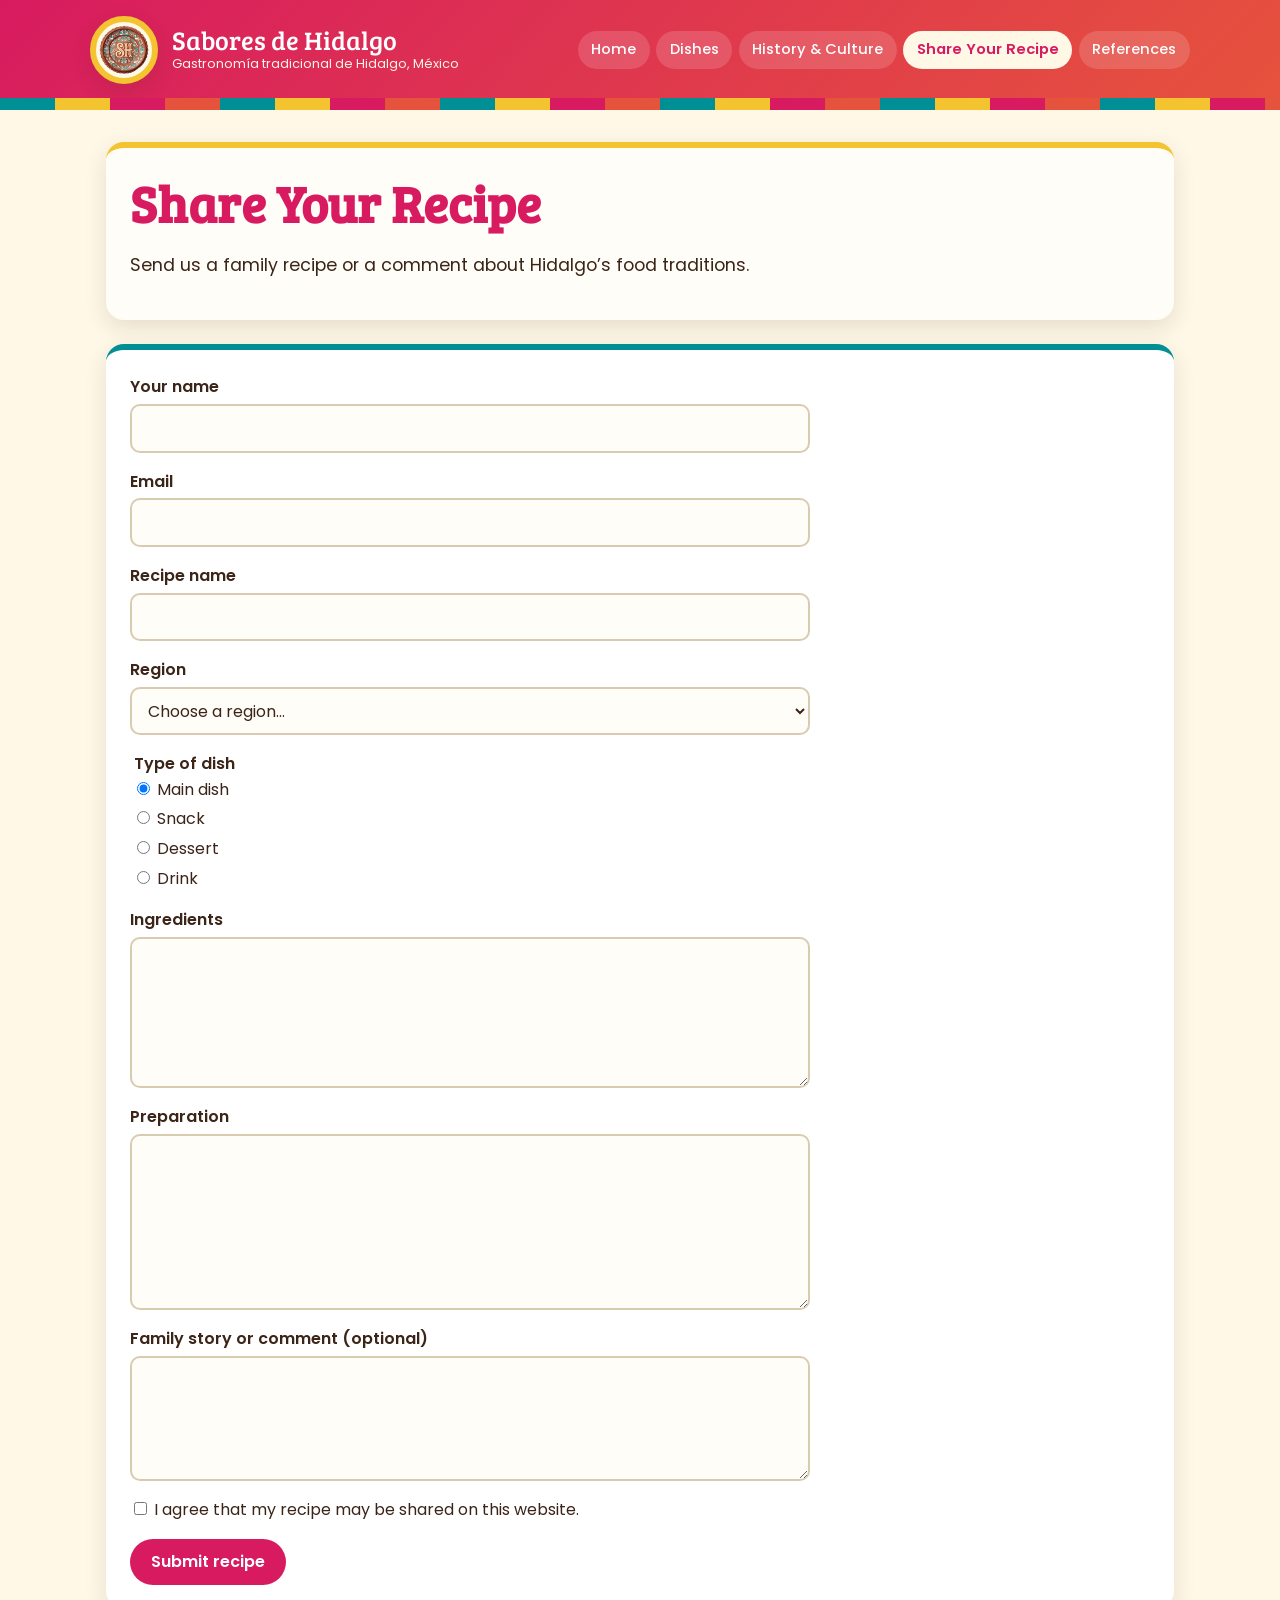
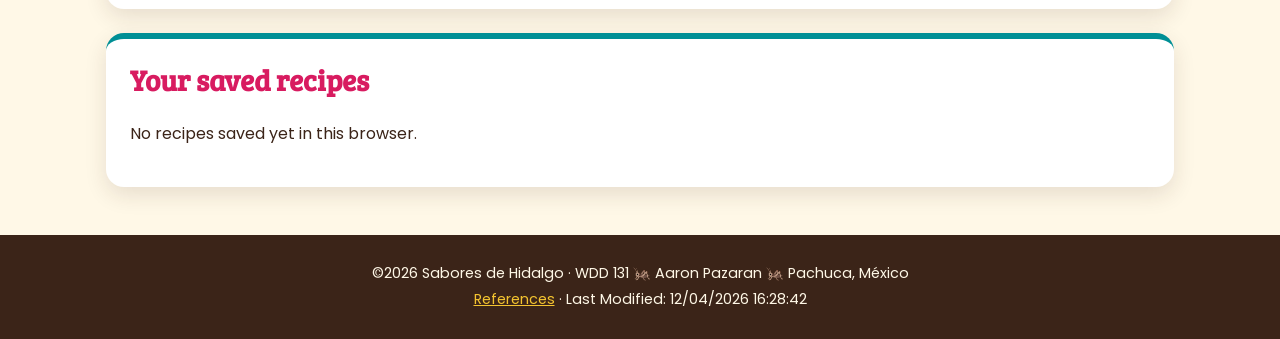
<file: project/sabores-de-hidalgo/share-recipe.html>
<!DOCTYPE html>
<html lang="en">
<head>
  <meta charset="UTF-8">
  <meta name="viewport" content="width=device-width, initial-scale=1.0">
  <title>Share Your Recipe | Sabores de Hidalgo</title>
  <meta name="description" content="Share a family recipe from Hidalgo.">
  <meta name="author" content="Aaron Ali Pazaran Hernandez">
  <link rel="preconnect" href="https://fonts.googleapis.com">
  <link rel="preconnect" href="https://fonts.gstatic.com" crossorigin>
  <link href="https://fonts.googleapis.com/css2?family=Bree+Serif&family=Poppins:wght@400;500;600;700&display=swap" rel="stylesheet">
  <link rel="stylesheet" href="styles/main.css">
  <script src="scripts/getdates.js" defer></script>
  <script src="scripts/form.js" defer></script>
</head>
<body>
  <header class="site-header">
    <div class="header-inner">
      <a class="brand" href="index.html">
        <img class="logo-img" src="images/logo.png" alt="Sabores de Hidalgo logo">
        <span class="brand-text"><span class="brand-name">Sabores de Hidalgo</span><span class="brand-tag">Gastronomía tradicional de Hidalgo, México</span></span>
      </a>
      <nav aria-label="Main navigation"><ul><li><a href="index.html">Home</a></li><li><a href="dishes.html">Dishes</a></li><li><a href="history.html">History &amp; Culture</a></li><li><a href="share-recipe.html" class="active" aria-current="page">Share Your Recipe</a></li><li><a href="references.html">References</a></li></ul></nav>
    </div>
  </header>
  <main>
    <section class="page-title"><h1>Share Your Recipe</h1><p class="lead">Send us a family recipe or a comment about Hidalgo’s food traditions.</p></section>
    <section>
      <h2 class="sr-only">Recipe form</h2>
      <form id="recipe-form" action="#" method="post">
        <div class="field"><label for="name">Your name</label><input type="text" id="name" name="name" required autocomplete="name"></div>
        <div class="field"><label for="email">Email</label><input type="email" id="email" name="email" required autocomplete="email"></div>
        <div class="field"><label for="recipe">Recipe name</label><input type="text" id="recipe" name="recipe" required></div>
        <div class="field"><label for="region">Region</label>
          <select id="region" name="region" required>
            <option value="">Choose a region…</option>
            <option>Valle del Mezquital</option><option>Mining region</option><option>Sierra</option><option>Huasteca</option><option>Other / not sure</option>
          </select></div>
        <fieldset class="field"><legend>Type of dish</legend>
          <label><input type="radio" name="type" value="main" checked> Main dish</label>
          <label><input type="radio" name="type" value="snack"> Snack</label>
          <label><input type="radio" name="type" value="dessert"> Dessert</label>
          <label><input type="radio" name="type" value="drink"> Drink</label></fieldset>
        <div class="field"><label for="ingredients">Ingredients</label><textarea id="ingredients" name="ingredients" rows="5" required></textarea></div>
        <div class="field"><label for="steps">Preparation</label><textarea id="steps" name="steps" rows="6" required></textarea></div>
        <div class="field"><label for="story">Family story or comment (optional)</label><textarea id="story" name="story" rows="4"></textarea></div>
        <label class="check"><input type="checkbox" name="consent" required> I agree that my recipe may be shared on this website.</label>
        <button type="submit" class="btn">Submit recipe</button>
      </form>
      <p id="form-message" class="form-message" role="status" hidden></p>
    </section>
    <section>
      <h2>Your saved recipes</h2>
      <p id="saved-empty">No recipes saved yet in this browser.</p>
      <ul id="saved-list" class="saved-list"></ul>
    </section>
  </main>
  <footer>
    <p>©<span id="year"></span> Sabores de Hidalgo · WDD 131 🦗 Aaron Pazaran 🦗 Pachuca, México</p>
    <p><a href="references.html">References</a> · <span id="lastModified"></span></p>
  </footer>
</body>
</html>
</file>
<file: styles/base.css>
:root {
    --deep-green: #14532d;
    /* nav bar / footer */
    --mid-green: #1b7a43;
    /* title bar / card headers */
    --accent-green: #8fd4b3;
    /* links, hover accent */
    --bg-color: #f3f9f5;
    --card-bg: #ffffff;
    --text-color: #1f2d24;
    --border-color: #d7e9de;

    --heading-font: 'Poppins', 'Segoe UI', Arial, sans-serif;
    --body-font: 'Inter', Arial, Helvetica, sans-serif;
}

* {
    margin: 0;
    padding: 0;
    box-sizing: border-box;
}

body {
    font-family: var(--body-font);
    color: var(--text-color);
    background-color: var(--bg-color);
}

h1,
h2,
h3 {
    font-family: var(--heading-font);
}

/* ---------- Header ---------- */
header {
    display: block;
    box-shadow: 0 2px 6px rgba(0, 0, 0, 0.15);
}

/* ---------- Header: title bar ---------- */
#course-title {
    display: block;
    background-color: var(--mid-green);
    color: #ffffff;
    text-align: center;
    font-family: var(--heading-font);
    font-weight: 700;
    font-size: 1.25rem;
    padding: 18px 16px;
    letter-spacing: 0.3px;
}

/* ---------- Header: nav bar ---------- */
header nav {
    background-color: var(--deep-green);
}

header nav ul {
    list-style: none;
    display: flex;
    justify-content: center;
    flex-wrap: wrap;
}

header nav a {
    display: block;
    color: var(--accent-green);
    text-decoration: none;
    font-family: var(--heading-font);
    font-weight: 600;
    font-size: 0.95rem;
    padding: 14px 24px;
    position: relative;
    transition: color 0.2s ease;
}

header nav a::after {
    content: "";
    position: absolute;
    left: 24px;
    right: 24px;
    bottom: 8px;
    height: 2px;
    background-color: #ffffff;
    transform: scaleX(0);
    transform-origin: center;
    transition: transform 0.25s ease;
}

header nav a:hover,
header nav a:focus {
    color: #ffffff;
}

header nav a:hover::after,
header nav a:focus::after {
    transform: scaleX(1);
}

/* ---------- Main: centered, limited width, grid of cards ---------- */
main {
    max-width: 960px;
    margin: 0 auto;
    padding: 32px 16px 48px;
    display: grid;
    grid-template-columns: 1fr;
    gap: 24px;
    align-items: start;
}

@media (min-width: 700px) {
    main {
        grid-template-columns: 1fr 1fr;
    }
}

main h1 {
    grid-column: 1 / -1;
    text-align: center;
    color: var(--deep-green);
    margin-bottom: 8px;
}

/* ---------- Cards ---------- */
.card {
    background-color: var(--card-bg);
    border: 1px solid var(--border-color);
    border-radius: 8px;
    overflow: hidden;
    box-shadow: 0 2px 6px rgba(20, 83, 45, 0.08);
}

.card h2 {
    background-color: var(--mid-green);
    color: #ffffff;
    text-align: center;
    padding: 12px 16px;
    font-size: 1.1rem;
}

.card h3 {
    color: var(--deep-green);
    padding: 0 16px;
    margin-top: 16px;
    font-size: 1rem;
}

.card p {
    padding: 0 16px;
    line-height: 1.6;
}

.card hr {
    margin: 20px 16px 0;
    border: none;
    border-top: 1px solid var(--border-color);
}

.card_row {
    padding: 16px 16px 4px;
}

.card_row::after {
    content: "";
    display: table;
    clear: both;
}

.card_row p {
    padding: 0;
    line-height: 1.7;
}

.profile_photo {
    float: right;
    width: 150px;
    height: 150px;
    object-fit: cover;
    border-radius: 8px;
    margin: 0 0 12px 16px;
}

.card_row_reverse figure {
    float: left;
    margin: 0 16px 12px 0;
}

.card_row figure {
    width: 150px;
    margin: 0;
    text-align: center;
}

.card_row figure img {
    width: 100%;
    height: auto;
    border-radius: 8px;
    display: block;
}

.card_row figcaption {
    margin-top: 6px;
    font-size: 0.8rem;
    font-style: italic;
    color: var(--deep-green);
}

/* ---------- Web Dev Resources list ---------- */
.resource_list {
    list-style: disc;
    padding: 16px 16px 20px 32px;
}

.resource_list li {
    margin-bottom: 10px;
}

.resource_list a {
    color: var(--mid-green);
    text-decoration: none;
    font-weight: 600;
}

.resource_list a:hover,
.resource_list a:focus {
    text-decoration: underline;
    color: var(--deep-green);
}

/* ---------- Footer ---------- */
footer {
    background-color: var(--deep-green);
    color: #ffffff;
    text-align: center;
    padding: 18px 16px;
    font-family: var(--body-font);
}

footer p:first-child {
    font-size: 0.95rem;
}

footer #lastModified {
    margin-top: 4px;
    font-size: 0.8rem;
    color: var(--accent-green);
}

/* ---------- Small screens ---------- */
@media (max-width: 420px) {
    .profile_photo {
        width: 100px;
        height: 100px;
    }

    .card_row figure {
        width: 100px;
    }
}
</file>
<file: project/sabores-de-hidalgo/styles/main.css>
:root{--magenta:#D81B60;--turquoise:#008F95;--yellow:#F4C430;--coral:#E6533C;--cream:#FFF8E7;--brown:#3B2418;--white:#fff;--light:#F8F1E3;--shadow:0 8px 22px rgba(59,36,24,.12)}
*{box-sizing:border-box}
body{margin:0;color:var(--brown);background:var(--cream);font-family:"Poppins",Arial,sans-serif;line-height:1.6}
h1,h2,h3{font-family:"Bree Serif",Georgia,serif;line-height:1.2}
h1{margin:0 0 .5rem;font-size:clamp(2rem,5vw,3.2rem);color:var(--magenta)}
h2{color:var(--magenta);font-size:1.8rem;margin-top:0}
h3{color:var(--turquoise);margin:.6rem 0 .3rem}
a{color:var(--turquoise)}
img{max-width:100%;height:auto}

/* header */
.site-header{background:linear-gradient(135deg,var(--magenta),var(--coral));position:relative;padding:1rem}
.site-header::after{content:"";position:absolute;inset:auto 0 0 0;height:12px;background:repeating-linear-gradient(90deg,var(--turquoise) 0 55px,var(--yellow) 55px 110px,var(--magenta) 110px 165px,var(--coral) 165px 220px)}
.header-inner{max-width:1100px;margin:auto;padding-bottom:.6rem;display:flex;flex-wrap:wrap;gap:1rem;align-items:center;justify-content:space-between}
.brand{display:flex;align-items:center;gap:.9rem;text-decoration:none;color:var(--white)}
.logo{width:68px;height:68px;border-radius:50%;background:var(--cream);border:6px solid var(--yellow);display:grid;place-items:center;color:var(--magenta);font-family:"Bree Serif",serif;font-size:1.35rem;box-shadow:var(--shadow);flex:none}
.brand-text{display:flex;flex-direction:column}
.brand-name{font-family:"Bree Serif",serif;font-size:1.6rem;line-height:1.1}
.brand-tag{font-size:.8rem;color:#fff4df}
nav ul{list-style:none;margin:0;padding:0;display:flex;flex-wrap:wrap;gap:.4rem}
nav a{display:block;padding:.45rem .85rem;border-radius:999px;background:rgba(255,255,255,.15);color:var(--white);text-decoration:none;font-weight:500;font-size:.92rem}
nav a:hover,nav a:focus-visible{background:var(--yellow);color:var(--brown)}
nav a.active{background:var(--cream);color:var(--magenta);font-weight:600}

/* layout */
main{max-width:1100px;margin:2rem auto 3rem;padding:0 1rem}
section{background:var(--white);margin-bottom:1.5rem;padding:1.5rem;border-radius:18px;box-shadow:var(--shadow);border-top:6px solid var(--turquoise)}
.page-title{border-top-color:var(--yellow);background:#fffdf7}
.lead{font-size:1.1rem}
.center{text-align:center}
.grid-3{display:grid;grid-template-columns:repeat(3,1fr);gap:1rem}
.card{background:var(--light);padding:1rem;border-radius:12px}
.card p{margin:.3rem 0}
.region-tag{display:inline-block;background:var(--yellow);color:var(--brown);font-size:.78rem;font-weight:600;padding:.1rem .6rem;border-radius:999px}
.split{display:grid;grid-template-columns:1.2fr 1fr;gap:1.5rem;align-items:center}
.split.reverse .img-ph{order:-1}
.note{font-size:.9rem;opacity:.85}

/* placeholders */
.img-ph{background:repeating-linear-gradient(45deg,#f4dfdb 0 14px,#fbeee9 14px 28px);border:2px dashed var(--coral);border-radius:12px;min-height:160px;display:grid;place-items:center;text-align:center;padding:.75rem;color:var(--brown);font-size:.9rem;font-weight:500}
.card .img-ph{aspect-ratio:4/3;min-height:0;margin-bottom:.4rem}
.split .img-ph{min-height:230px}

/* hero */
.hero{display:grid;grid-template-columns:1.1fr 1fr;gap:1.5rem;align-items:center;border-top-color:var(--magenta)}
.hero-img{min-height:320px}
.hero-text .btn{margin:.25rem .25rem 0 0}

/* buttons */
.btn{display:inline-block;background:var(--magenta);color:var(--white);padding:.65rem 1.3rem;border:0;border-radius:999px;font:600 1rem "Poppins",Arial,sans-serif;text-decoration:none;cursor:pointer}
.btn:hover,.btn:focus-visible{background:var(--coral)}
.btn-alt{background:var(--turquoise)}
.btn-yellow{background:var(--yellow);color:var(--brown)}
.btn-yellow:hover{background:var(--white)}

.dish h2{color:var(--turquoise);font-size:1.17rem;margin:.6rem 0 .3rem}
.saved-list{list-style:none;padding:0}
.saved-list li{display:flex;justify-content:space-between;gap:1rem;align-items:center;background:var(--light);padding:.6rem .9rem;border-radius:10px;margin-bottom:.5rem}
.link-btn{background:none;border:0;color:var(--coral);font:600 .9rem Poppins,Arial,sans-serif;cursor:pointer;text-decoration:underline}

/* CTA */
.cta{background:linear-gradient(135deg,var(--turquoise),#006d72);color:var(--white);text-align:center;border-top-color:var(--yellow)}
.cta h2{color:var(--yellow)}

/* form */
form{max-width:680px}
.field{margin-bottom:1rem;display:flex;flex-direction:column;gap:.25rem;border:0;padding:0}
label,legend{font-weight:600}
fieldset.field label{font-weight:400;display:inline-block;margin-right:1rem}
input[type=text],input[type=email],select,textarea{width:100%;padding:.6rem .75rem;border:2px solid #d9cbb0;border-radius:10px;font:inherit;background:#fffdf8;color:var(--brown)}
input:focus,select:focus,textarea:focus{outline:3px solid var(--yellow);border-color:var(--turquoise)}
.check{display:block;margin-bottom:1rem;font-weight:400}
.form-message{background:#e6f6f6;border-left:6px solid var(--turquoise);padding:.8rem 1rem;border-radius:8px}

footer{background:var(--brown);color:#fff8e7;text-align:center;padding:1.5rem;font-size:.9rem}
footer p{margin:.2rem 0}
footer a{color:var(--yellow)}

.photo{display:block;width:100%;border-radius:12px;object-fit:cover}
.card .photo{aspect-ratio:4/3;margin-bottom:.4rem}
.hero-photo{height:100%;min-height:320px;max-height:420px}
.split .photo{min-height:230px;max-height:320px}
.split.reverse .photo{order:-1}
.logo-img{width:68px;height:68px;border-radius:50%;border:6px solid var(--yellow);background:var(--cream);box-shadow:var(--shadow);flex:none;object-fit:cover}

@media (max-width:800px){.grid-3,.hero,.split{grid-template-columns:1fr}.split.reverse .img-ph,.split.reverse .photo{order:0}.header-inner{justify-content:center;text-align:center}nav ul{justify-content:center}.brand-tag{display:none}.hero-img,.hero-photo{min-height:200px}}

.sr-only{position:absolute;width:1px;height:1px;overflow:hidden;clip:rect(0 0 0 0);white-space:nowrap}
</file>
<file: styles/form.css>
/* ===================================================================
   Product Review Form & Confirmation Page
   Color scheme + typography per the project's established variables.
=================================================================== */

:root {
  --deep-green: #14532d;
  /* nav bar / footer */
  --mid-green: #1b7a43;
  /* title bar / card headers */
  --accent-green: #8fd4b3;
  /* links, hover accent */
  --bg-color: #f3f9f5;
  --card-bg: #ffffff;
  --text-color: #1f2d24;
  --border-color: #d7e9de;
  --gold-star: #d6a419;

  --heading-font: 'Poppins', 'Segoe UI', Arial, sans-serif;
  --body-font: 'Inter', Arial, Helvetica, sans-serif;
}

/* ---------- Reset / base ---------- */
*,
*::before,
*::after {
  box-sizing: border-box;
}

body {
  margin: 0;
  min-height: 100vh;
  display: flex;
  flex-direction: column;
  background-color: var(--bg-color);
  color: var(--text-color);
  font-family: var(--body-font);
  line-height: 1.5;
}

h1,
h2,
legend,
label {
  font-family: var(--heading-font);
}

/* ---------- Header ---------- */
header {
  background-color: var(--deep-green);
  color: #ffffff;
  padding: 1.5rem 1rem;
  text-align: center;
}

header h1 {
  margin: 0;
  font-size: clamp(1.5rem, 4vw, 2rem);
  font-weight: 700;
  letter-spacing: 0.02em;
}

/* ---------- Layout ---------- */
main {
  flex: 1;
  display: flex;
  justify-content: center;
  padding: 2rem 1rem 3rem;
}

.card {
  width: 100%;
  max-width: 540px;
  background-color: var(--card-bg);
  border-radius: 0.75rem;
  box-shadow: 0 6px 20px rgba(20, 83, 45, 0.12);
  padding: 2rem;
  display: flex;
  flex-direction: column;
  gap: 1.75rem;
}

/* ---------- Form groups ---------- */
.form-group {
  display: flex;
  flex-direction: column;
  gap: 0.5rem;
}

.form-group > label,
fieldset > legend {
  font-weight: 600;
  color: var(--deep-green);
  font-size: 1rem;
}

.optional,
.hint {
  font-family: var(--body-font);
  font-weight: 400;
  font-style: italic;
  font-size: 0.85rem;
  color: var(--mid-green);
}

fieldset.form-group .hint {
  display: block;
  margin-top: 0.15rem;
}

/* ---------- Inputs ---------- */
select,
input[type="text"],
input[type="date"],
textarea {
  width: 100%;
  font-family: var(--body-font);
  font-size: 1rem;
  color: var(--text-color);
  background-color: #ffffff;
  border: 1px solid var(--border-color);
  border-radius: 0.4rem;
  padding: 0.65rem 0.75rem;
}

textarea {
  resize: vertical;
  min-height: 110px;
}

select:focus,
input:focus,
textarea:focus {
  outline: 3px solid var(--accent-green);
  outline-offset: 1px;
  border-color: var(--mid-green);
}

/* ---------- Fieldsets ---------- */
fieldset {
  border: 1px solid var(--border-color);
  border-radius: 0.5rem;
  padding: 1rem 1rem 1.1rem;
  margin: 0;
}

legend {
  padding: 0 0.4rem;
}

/* ---------- Overall rating (stars) ---------- */
.rating {
  display: flex;
  justify-content: space-between;
  gap: 0.5rem;
  margin-top: 0.5rem;
}

.rating-option {
  flex: 1;
  display: flex;
  flex-direction: column;
  align-items: center;
  gap: 0.4rem;
  font-weight: 400;
  color: var(--text-color);
  cursor: pointer;
}

.rating-option .stars {
  color: var(--gold-star);
  font-size: 0.95rem;
  letter-spacing: 1px;
}

.rating-option input[type="radio"] {
  width: 1.25rem;
  height: 1.25rem;
  accent-color: var(--mid-green);
  cursor: pointer;
}

/* ---------- Checkboxes ---------- */
.checkbox-group {
  display: flex;
  flex-direction: column;
  gap: 0.65rem;
  margin-top: 0.5rem;
}

.checkbox-group label {
  display: flex;
  align-items: center;
  gap: 0.6rem;
  font-family: var(--body-font);
  font-weight: 400;
  cursor: pointer;
}

.checkbox-group input[type="checkbox"] {
  width: 1.15rem;
  height: 1.15rem;
  accent-color: var(--mid-green);
  cursor: pointer;
}

/* ---------- Submit button ---------- */
.submit-btn {
  display: inline-block;
  text-align: center;
  background-color: var(--mid-green);
  color: #ffffff;
  border: none;
  border-radius: 0.4rem;
  padding: 0.9rem 1.5rem;
  font-family: var(--heading-font);
  font-size: 1.05rem;
  font-weight: 600;
  text-decoration: none;
  cursor: pointer;
  transition: background-color 0.15s ease;
}

.submit-btn:hover,
.submit-btn:focus {
  background-color: var(--deep-green);
  outline: 3px solid var(--accent-green);
  outline-offset: 1px;
}

/* ---------- Confirmation page ---------- */
.confirmation h2 {
  margin: 0 0 0.25rem;
  color: var(--deep-green);
}

.confirmation-intro {
  margin: 0 0 0.5rem;
}

.confirmation-list {
  margin: 0;
  display: grid;
  grid-template-columns: auto 1fr;
  column-gap: 1rem;
  row-gap: 0.75rem;
}

.confirmation-list dt {
  font-weight: 600;
  color: var(--deep-green);
  white-space: nowrap;
}

.confirmation-list dd {
  margin: 0;
}

.review-counter {
  background-color: var(--bg-color);
  border: 1px solid var(--border-color);
  border-radius: 0.5rem;
  padding: 0.75rem 1rem;
  text-align: center;
}

/* ---------- Footer ---------- */
footer {
  background-color: var(--deep-green);
  color: #e7f3ec;
  text-align: center;
  padding: 1.25rem 1rem;
  font-size: 0.85rem;
}

footer p {
  margin: 0.2rem 0;
}

/* ---------- Small screens ---------- */
@media (max-width: 420px) {
  .card {
    padding: 1.25rem;
  }

  .rating {
    flex-wrap: wrap;
    row-gap: 0.75rem;
  }

  .rating-option {
    flex: 1 1 30%;
  }

  .confirmation-list {
    grid-template-columns: 1fr;
    row-gap: 0.3rem;
  }

  .confirmation-list dd {
    margin-bottom: 0.5rem;
  }
}
</file>
<file: styles/place.css>
:root {
    --mx-green: #006847;
    --mx-red: #ce1126;
    --mx-white: #ffffff;
    --text-color: #24291f;
    --bg-color: #faf8f3;
    --muted-text: #4d5a4f;

    --heading-font: 'Poppins', 'Segoe UI', Arial, sans-serif;
    --body-font: 'Inter', Arial, Helvetica, sans-serif;
}

* {
    margin: 0;
    padding: 0;
    box-sizing: border-box;
}

body {
    font-family: var(--body-font);
    color: var(--text-color);
    background-color: var(--bg-color);
}

h1,
h2 {
    font-family: var(--heading-font);
}

/* ---------- Header ---------- */
header {
    background-color: var(--mx-green);
    border-bottom: 8px solid var(--mx-red);
    padding: 20px 16px;
    text-align: center;
}

header h1 {
    color: var(--mx-white);
    font-size: 1.8rem;
    letter-spacing: 0.5px;
}

/* ---------- Hero + overlapping cards ---------- */
.hero_wrap {
    position: relative;
}

.hero_image {
    display: block;
    width: 100%;
    height: auto;
}

.card {
    background-color: var(--mx-white);
    width: 92%;
    max-width: 360px;
    margin: 0 auto 20px;
    border-radius: 8px;
    overflow: hidden;
    box-shadow: 0 4px 12px rgba(0, 0, 0, 0.18);
    position: relative;
    z-index: 2;
}

.hero_wrap .card:first-of-type {
    margin-top: -40px;
}

.card h2 {
    background-color: var(--mx-red);
    color: var(--mx-white);
    padding: 10px 16px;
    font-size: 1.1rem;
    display: flex;
    align-items: center;
    gap: 8px;
}

.weather_icon_svg {
    width: 22px;
    height: 22px;
}

.card dl {
    display: grid;
    grid-template-columns: auto 1fr;
    gap: 8px 12px;
    padding: 16px;
}

.card dt {
    font-weight: 600;
    color: var(--muted-text);
    text-align: right;
}

.card dd {
    text-align: left;
}

/* ---------- Footer ---------- */
footer {
    background-color: var(--mx-green);
    border-top: 8px solid var(--mx-red);
    color: var(--mx-white);
    text-align: center;
    padding: 18px 16px;
}

footer p:first-child {
    font-size: 0.95rem;
}

footer #lastModified {
    margin-top: 4px;
    font-size: 0.8rem;
    color: #cfe9dd;
}
</file>
<file: styles/place-large.css>
/* ==========================================================
   Large-view overrides. Everything below only applies at
   700px and wider; place.css holds the mobile-first base.
   ========================================================== */
@media (min-width: 700px) {

    header {
        padding: 28px 16px;
    }

    header h1 {
        font-size: 2.6rem;
    }

    /* ---------- Cards float over the hero image ---------- */
    .card {
        position: absolute;
        width: 300px;
        max-width: none;
        margin: 0;
    }

    .hero_wrap .card:first-of-type {
        margin-top: 0;
    }

    .data_card {
        top: 24px;
        left: 24px;
    }

    .weather_card {
        bottom: 24px;
        right: 24px;
        width: 260px;
    }

    .card h2 {
        font-size: 1.2rem;
    }

    /* Mobile uses an SVG image for the weather icon; large view swaps
       it for an emoji delivered through a pseudo-element instead. */
    .weather_icon_svg {
        display: none;
    }

    .weather_card h2::after {
        content: "\26C5";
        font-size: 1.3rem;
        line-height: 1;
    }

    footer {
        padding: 24px 16px;
    }

    footer p:first-child {
        font-size: 1.05rem;
    }
}
</file>
<file: styles/temples.css>
:root {
    --deep-green: #14532d;
    /* nav bar / footer */
    --mid-green: #1b7a43;
    /* title bar / figure captions */
    --accent-green: #8fd4b3;
    /* links, hover accent */
    --bg-color: #f3f9f5;
    --card-bg: #ffffff;
    --text-color: #1f2d24;
    --border-color: #d7e9de;

    --heading-font: 'Poppins', 'Segoe UI', Arial, sans-serif;
    --body-font: 'Inter', Arial, Helvetica, sans-serif;
}

* {
    margin: 0;
    padding: 0;
    box-sizing: border-box;
}

body {
    font-family: var(--body-font);
    color: var(--text-color);
    background-color: var(--bg-color);
}

h1 {
    font-family: var(--heading-font);
}

/* ---------- Header ---------- */
header {
    background-color: var(--mid-green);
    box-shadow: 0 2px 6px rgba(0, 0, 0, 0.15);
}

.header_bar {
    display: flex;
    align-items: center;
    justify-content: space-between;
    padding: 14px 16px;
}

.site_title {
    color: #ffffff;
    font-family: var(--heading-font);
    font-weight: 700;
    font-size: 1.2rem;
}

/* Hamburger button: mobile only (hidden again in temples-large.css) */
.menu_toggle {
    background: none;
    border: none;
    color: #ffffff;
    font-size: 1.6rem;
    line-height: 1;
    cursor: pointer;
    padding: 4px 8px;
}

/* ---------- Nav: flex, collapsible on mobile ---------- */
header nav {
    background-color: var(--deep-green);
    max-height: 0;
    overflow: hidden;
    transition: max-height 0.3s ease;
}

header nav.nav_open {
    max-height: 300px;
}

header nav ul {
    list-style: none;
    display: flex;
    flex-direction: column;
}

header nav a {
    display: block;
    color: var(--accent-green);
    text-decoration: none;
    font-family: var(--heading-font);
    font-weight: 600;
    font-size: 0.95rem;
    padding: 14px 20px;
    position: relative;
    transition: color 0.2s ease, background-color 0.2s ease;
}

header nav a:hover,
header nav a:focus {
    color: #ffffff;
    background-color: rgba(255, 255, 255, 0.08);
}

/* ---------- Main: centered, limited width, 1-column grid on mobile ---------- */
main {
    max-width: 960px;
    margin: 0 auto;
    padding: 24px 16px 48px;
    display: grid;
    grid-template-columns: 1fr;
    gap: 20px;
}

main h1 {
    grid-column: 1 / -1;
    text-align: center;
    color: var(--deep-green);
    margin-bottom: 4px;
}

/* ---------- Figures ---------- */
figure {
    background-color: var(--card-bg);
    border: 1px solid var(--border-color);
    border-radius: 8px;
    overflow: hidden;
    box-shadow: 0 2px 6px rgba(20, 83, 45, 0.08);
    text-align: center;
}

figure img {
    width: 100%;
    height: auto;
    display: block;
}

figcaption {
    padding: 10px 8px;
    font-size: 0.9rem;
    font-weight: 600;
    color: var(--mid-green);
}

/* ---------- Footer ---------- */
footer {
    background-color: var(--deep-green);
    color: #ffffff;
    text-align: center;
    padding: 18px 16px;
    font-family: var(--body-font);
}

footer p:first-child {
    font-size: 0.95rem;
}

footer #lastModified {
    margin-top: 4px;
    font-size: 0.8rem;
    color: var(--accent-green);
}
</file>
<file: styles/temples-large.css>
/* ==========================================================
   Large-view overrides. Everything below only applies at
   700px and wider; temples.css holds the mobile-first base.
   ========================================================== */
@media (min-width: 700px) {

    /* ---------- Header: title and nav share one row ---------- */
    .header_bar {
        padding: 16px 32px;
    }

    .site_title {
        font-size: 1.35rem;
    }

    /* Hamburger button is mobile-only */
    .menu_toggle {
        display: none;
    }

    /* ---------- Nav: always visible, laid out horizontally ---------- */
    header nav {
        max-height: none;
        overflow: visible;
    }

    header nav ul {
        flex-direction: row;
        justify-content: flex-end;
        padding: 0 32px;
    }

    header nav a {
        padding: 14px 20px;
    }

    header nav a::after {
        content: "";
        position: absolute;
        left: 20px;
        right: 20px;
        bottom: 8px;
        height: 2px;
        background-color: #ffffff;
        transform: scaleX(0);
        transform-origin: center;
        transition: transform 0.25s ease;
    }

    header nav a:hover::after,
    header nav a:focus::after {
        transform: scaleX(1);
    }

    /* ---------- Main: wider column, 3-across figure grid ---------- */
    main {
        max-width: 1100px;
        padding: 40px 32px 64px;
        gap: 28px;
        grid-template-columns: repeat(3, 1fr);
    }

    main h1 {
        font-size: 2rem;
        margin-bottom: 12px;
    }

    figcaption {
        font-size: 0.95rem;
    }
}
</file>
